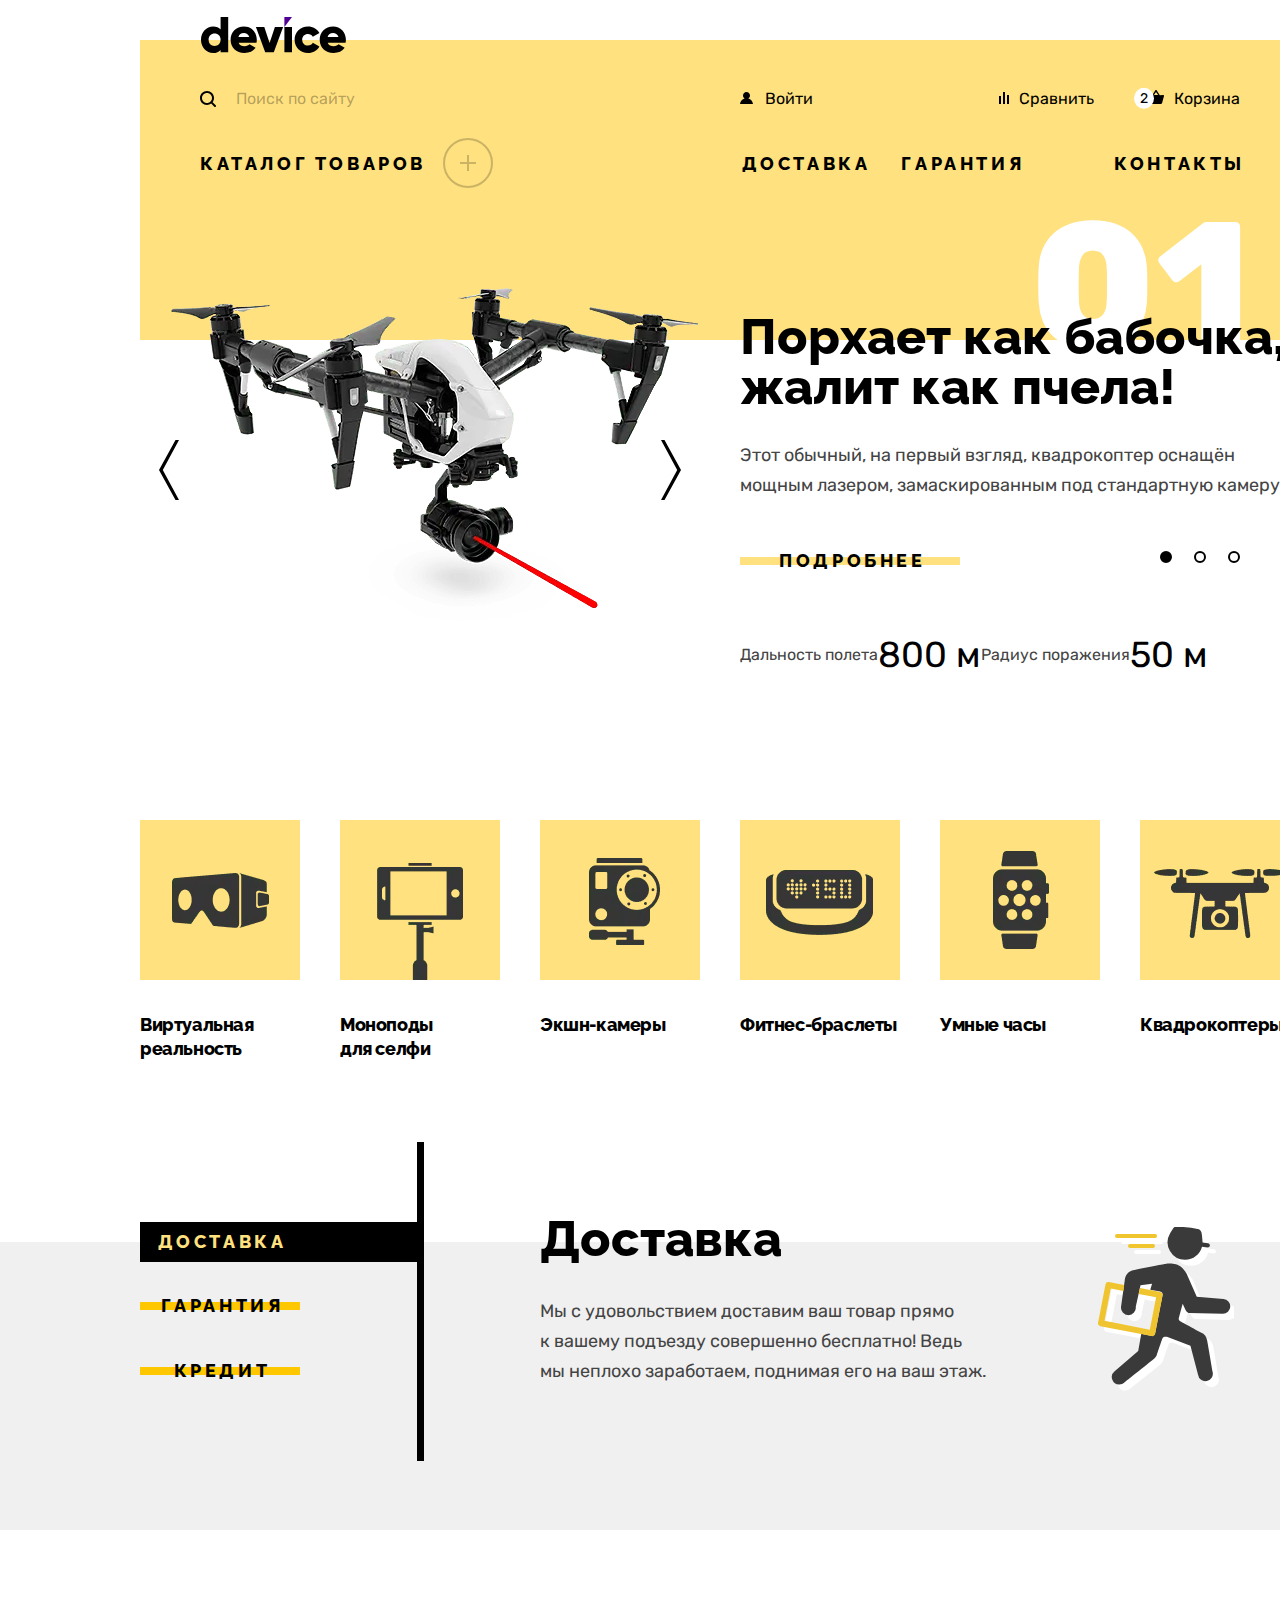
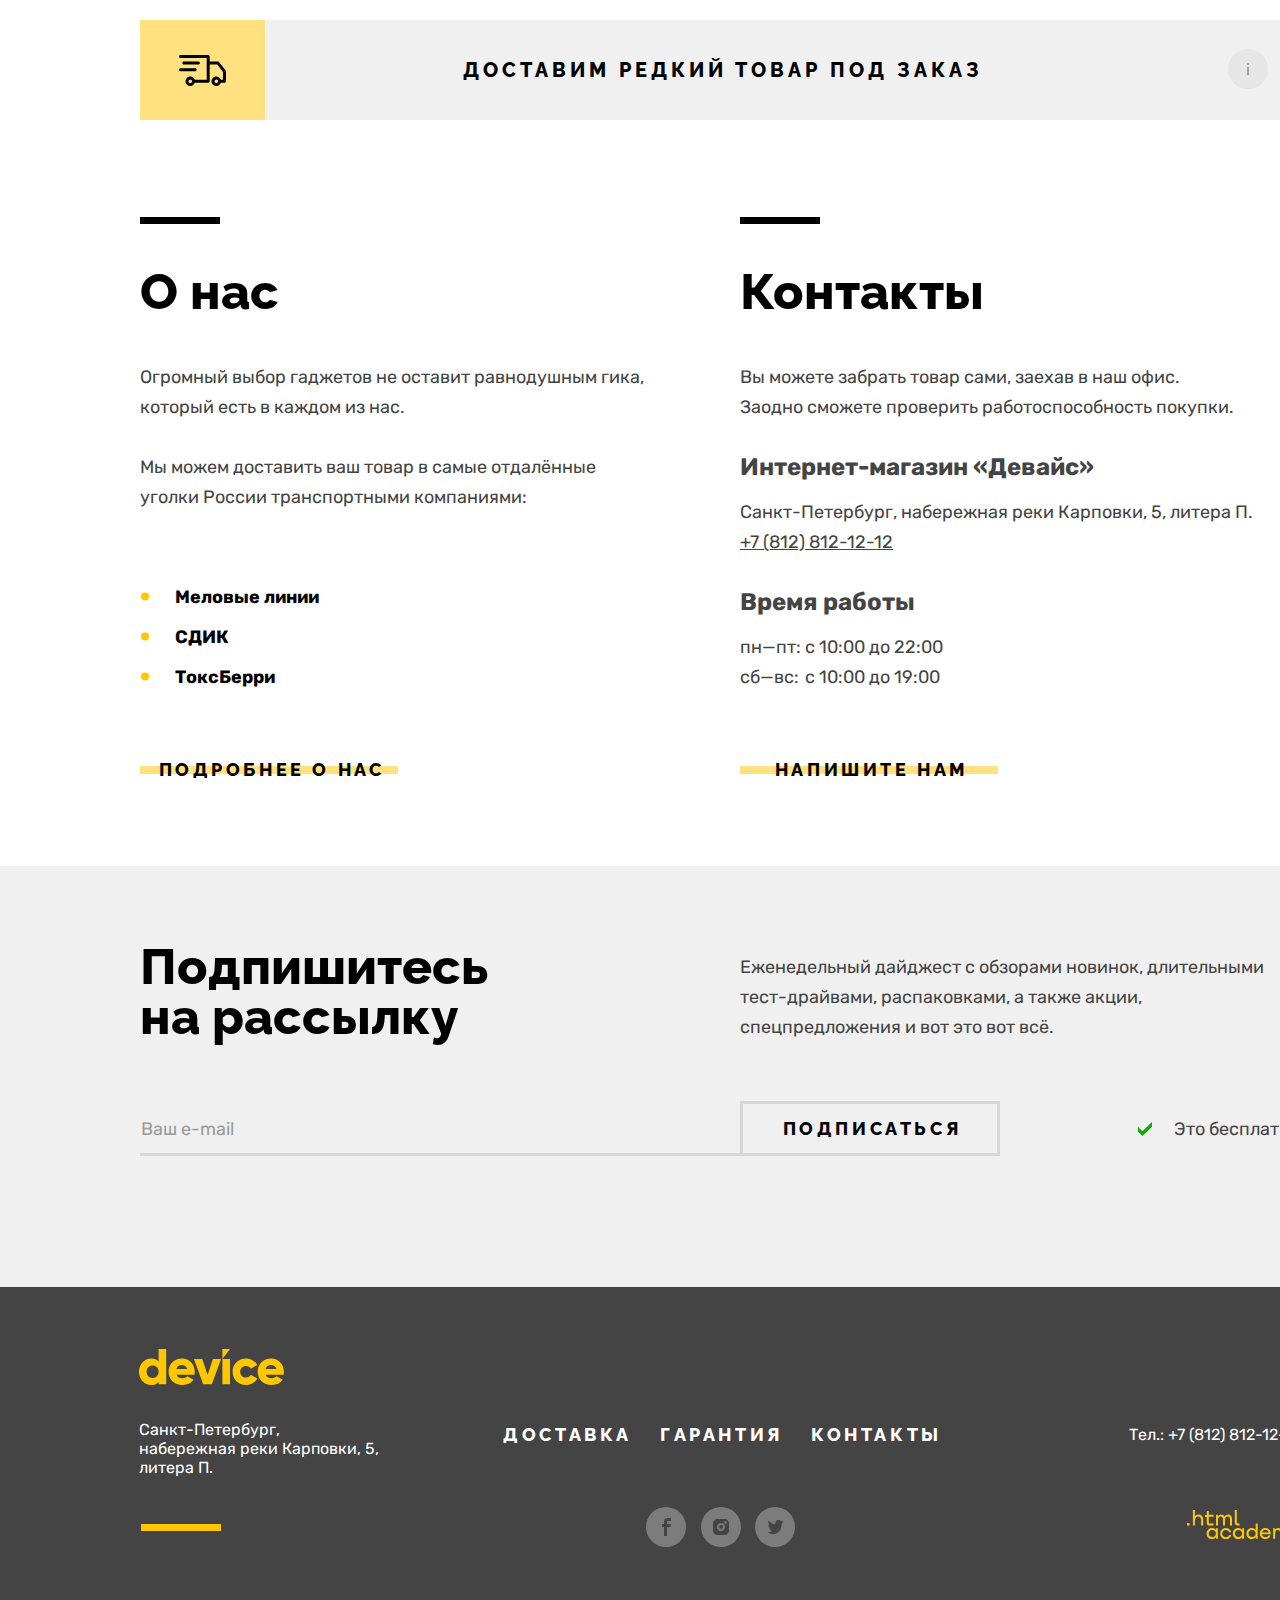
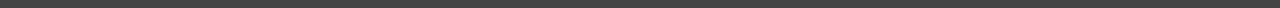
<file: index.html>
<!DOCTYPE html>
<html lang="ru">
<head>
  <meta charset="UTF-8">
  <meta name="viewport" content="width=device-width, initial-scale=1.0">
  <meta name="theme-color" content="#FCFCFC">
  <meta name="robots" content="index,follow">

  <link rel="stylesheet" href="styles/style.css">

  <title>device | Интернет-магазин цифровой техники</title>

  <link rel="icon" href="favicon.ico">
  <link rel="icon" type="image/png" sizes="32x32" href="img/favicon/favicon-32.png">
</head>
<body class="page">
    <header class="page__header container">
    <nav class="page__nav page-nav">
      <a class="page-nav__logo logo" href="index.html" aria-current="page">
        <img class="logo__img" src="img/logo.svg" alt="device" width="145" height="36">
      </a>
      <div class="page-nav__user-menu-wrapper menu-wrapper">
        <div class="page-nav__search search">
          <form class="search__form" action="https://echo.htmlacademy.ru/" method="post">
            <label class="visually-hidden" for="search">Введите интересующий вас запрос.</label>
            <!-- при проверке макета необходимо в devTools зафиксировать состояние :active поля :search__field для корректной отработки стилей этого поля и кнопки .search__button согласно стайлгайду (в "жизни" это состояние предполагается фиксировать с помощью js) -->
            <input class="search__field" type="text" id="search" name="search" placeholder="Поиск по сайту">
            <button class="search__button" type="submit" tabindex="-1">Найти</button>
          </form>
        </div>
        <ul class="page-nav__user-menu user-menu">
          <li class="user-menu__item user-menu__item--account">
            <a class="user-menu__link link-with-icon link-with-icon--login" href="#">Войти</a>
            <button class="user-menu__button-logout" type="button">Выйти</button>
          </li>
          <li class="user-menu__item">
            <a class="user-menu__link link-with-icon link-with-icon--compare" href="#">Сравнить</a>
          </li>
          <li class="user-menu__item">
            <a class="user-menu__link user-menu__link--basket link-with-icon link-with-icon--basket" href="#">Корзина</a>
            <!-- popover для корзины должнен открываться с помощью js добавлением класса popover-basket--open; для его появления при проверке макета также можно выбрать в devTools состояние :active для ссылки .user-menu__link--basket-->
            <div class="user-menu__popover popover-basket">
              <ul class="popover-basket__list">
                <li class="popover-basket__item">
                  <a class="popover-basket__img-link" href="#" aria-label="Подробнее о любительской селфи-палке.">
                    <picture class="popover-basket__img-container">
                      <source srcset="img/product/product-1-thumbnail@1x.webp 1x, img/product/product-1-thumbnail@2x.webp 2x" type="image/webp">
                      <img class="popover-basket__img product-img" src="img/product/product-1-thumbnail@1x.jpg" srcset="img/product/product-1-thumbnail@2x.jpg 2x" width="41" height="43" alt="">
                    </picture>
                  </a>
                  <a class="popover-basket__title-link" href="#">Любительская <br>селфи-палка</a>
                  <button class="popover-basket__button-delete button-iconic button-iconic--delete button-iconic--palette-1" type="button">
                    <span class="visually-hidden">Удалить</span>
                  </button>
                </li>
                <li class="popover-basket__item">
                  <a class="popover-basket__img-link" href="#" aria-label="Подробнее о профессиональной селфи-палке.">
                    <picture class="popover-basket__img-container">
                      <source srcset="img/product/product-2-thumbnail@1x.webp 1x, img/product/product-2-thumbnail@2x.webp 2x" type="image/webp">
                      <img class="popover-basket__img product-img" src="img/product/product-2-thumbnail@1x.jpg" srcset="img/product/product-2-thumbnail@2x.jpg 2x" width="41" height="43" alt="">
                    </picture>
                  </a>
                  <a class="popover-basket__title-link" href="#">Професcиональная селфи-палка</a>
                  <button class="popover-basket__button-delete button-iconic button-iconic--delete button-iconic--palette-1" type="button">
                    <span class="visually-hidden">Удалить</span>
                  </button>
                </li>
              </ul>
              <dl class="popover-basket__checkout checkout">
                <dt class="checkout__title checkout__products-title">Товаров:</dt>
                <dd class="checkout__value checkout__products-value">2</dd>
                <dt class="checkout__title checkout__cost-title">Сумма:</dt>
                <dd class="checkout__value checkout__cost-value">2000 ₽</dd>
              </dl>
              <div class="popover-basket__basket-button-wrapper">
                <button class="button-additional button-additional--palette-1" type="button">Открыть корзину</button>
              </div>
            </div>
          </li>
        </ul>
      </div>
      <div class="page-nav__site-menu-wrapper site-menu">
        <div class="site-menu__item site-menu__item--catalog">
          <a href="#" class="site-menu__link site-menu__link--catalog link-details">Каталог товаров</a>
          <!-- popover-меню для каталога должно открываться с помощью js добавлением класса popover-catalog--open; для появления меню при проверке макета также можно выбрать в devTools состояние :active для ссылки .site-menu__link--catalog-->
          <div class="site-menu__popover popover-catalog">
            <ul class="popover-catalog__list">
              <li class="popover-catalog__item">
                <a href="#" class="popover-catalog__link link-narrow link-narrow--palette-1">Виртуальная реальность</a>
              </li>
              <li class="popover-catalog__item">
                <a href="#" class="popover-catalog__link link-narrow link-narrow--palette-1">Фитнес-браслеты</a>
              </li>
              <li class="popover-catalog__item">
                <a href="#" class="popover-catalog__link link-narrow link-narrow--palette-1">Квадрокоптеры</a>
              </li>
              <li class="popover-catalog__item">
                <a href="catalog.html" class="popover-catalog__link link-narrow link-narrow--palette-1">Моноподы для cелфи</a>
              </li>
              <li class="popover-catalog__item">
                <a href="#" class="popover-catalog__link link-narrow link-narrow--palette-1">Умные часы</a>
              </li>
              <li class="popover-catalog__item popover-catalog__item--action-cameras">
                <a href="#" class="popover-catalog__link link-narrow link-narrow--palette-1">Экшн-камеры</a>
              </li>
            </ul>
          </div>
        </div>
        <ul class="page-nav__site-menu site-menu">
          <li class="site-menu__item site-menu__item--delivery">
            <a href="#" class="site-menu__link link-basic link-basic--palette-1">Доставка</a>
          </li>
          <li class="site-menu__item site-menu__item--margin-right site-menu__item--guarantee">
            <a href="#" class="site-menu__link link-basic link-basic--palette-1">Гарантия</a>
          </li>
          <li class="site-menu__item site-menu__item--contacts">
            <a href="#" class="site-menu__link link-basic link-basic--palette-1">Контакты</a>
          </li>
        </ul>
      </div>
    </nav>
  </header>
  <main class="page__main main">
    <h1 class="visually-hidden">Главная страница интернет-магазина цифровой техники device.</h1>
    <section class="main__slider slider container">
      <h2 class="visually-hidden">Промотируемые товары.</h2>
      <ol class="slider__list">
        <li class="slider__item slider__item--current">
          <h3 class="visually-hidden">Квадрокоптер с лазером.</h3>
          <div class="slider__product">
            <picture class="slider__img-wrapper">
              <source srcset="img/slider/slider-1@1x.webp 1x, img/slider/slider-1@2x.webp 2x" type="image/webp">
              <img class="slider__img product-img" src="img/slider/slider-1@1x.png" srcset="img/slider/slider-1@2x.png 2x" alt="" width="560" height="560">
            </picture>
            <button class="slider__button-prev button-slide button-slide--prev" type="button">
              <span class="visually-hidden">Предыдущий слайд</span>
            </button>
            <button class="slider__button-next button-slide button-slide--next" type="button">
              <span class="visually-hidden">Следующий слайд</span>
            </button>
          </div>
          <div class="slider__offer">
            <div class="slider__text">
              <p class="slider__title section-title">Порхает как бабочка, <br>жалит как пчела!</p>
              <p class="slider__text-unit">Этот обычный, на&nbsp;первый взгляд, квадрокоптер оснащён мощным лазером, замаскированным под стандартную камеру.</p>
             </div>
             <div class="slider__controls">
               <a class="slider__more button-accent button-accent--light" href="#">Подробнее</a>
               <ol class="slider__dots">
                 <li class="slider__dot">
                   <button class="button-dot button-dot--current" type="button">
                     <span class="visually-hidden">Первый слайд</span>
                   </button>
                 </li>
                 <li class="slider__dot">
                   <button class="button-dot" type="button">
                     <span class="visually-hidden">Второй слайд</span>
                   </button>
                 </li>
                 <li class="slider__dot">
                   <button class="button-dot" type="button">
                     <span class="visually-hidden">Третий слайд</span>
                   </button>
                 </li>
               </ol>
             </div>
             <dl class="slider__description-list">
               <dt class="slider__term">Дальность полета</dt>
               <dd class="slider__definition">800&nbsp;м</dd>
               <dt class="slider__term">Радиус поражения</dt>
               <dd class="slider__definition">50&nbsp;м</dd>
             </dl>
          </div>
        </li>
        <li class="slider__item slider__item--next">
          <h3 class="visually-hidden">Фитнес-браслеты.</h3>
          <div class="slider__product">
            <picture class="slider__img-wrapper">
              <source srcset="img/slider/slider-2@1x.webp 1x, img/slider/slider-2@2x.webp 2x" type="image/webp">
              <img class="slider__img product-img" src="img/slider/slider-2@1x.png" srcset="img/slider/slider-2@2x.png 2x" alt="" width="560" height="560">
            </picture>
            <button class="slider__button-prev button-slide button-slide--prev" type="button">
              <span class="visually-hidden">Предыдущий слайд</span>
            </button>
            <button class="slider__button-next button-slide button-slide--next" type="button">
              <span class="visually-hidden">Следующий слайд</span>
            </button>
          </div>
          <div class="slider__offer">
            <div class="slider__text">
              <p class="slider__title section-title">Худеем <br>правильно!</p>
              <p class="slider__text-unit">Мотивирующие фитнес-браслеты помогут найти в&nbsp;себе силы не&nbsp;пропускать занятия и&nbsp;соблюдать диету.</p>
            </div>
            <div class="slider__controls">
              <a class="slider__more button-accent button-accent--light" href="#">Подробнее</a>
              <ol class="slider__dots">
                <li class="slider__dot">
                  <button class="button-dot" type="button">
                    <span class="visually-hidden">Первый слайд</span>
                  </button>
                </li>
                <li class="slider__dot">
                  <button class="button-dot button-dot--current" type="button">
                    <span class="visually-hidden">Второй слайд</span>
                  </button>
                </li>
                <li class="slider__dot">
                  <button class="button-dot" type="button">
                    <span class="visually-hidden">Третий слайд</span>
                  </button>
                </li>
              </ol>
            </div>
            <dl class="slider__description-list slider__description-list--diff-size-1">
              <dt class="slider__term">Без подзарядки</dt>
              <dd class="slider__definition slider__definition--diff-size">48 часов</dd>
            </dl>
          </div>
        </li>
        <li class="slider__item slider__item--before">
          <h3 class="visually-hidden">Самая длинная палка для селфи.</h3>
          <div class="slider__product">
            <picture class="slider__img-wrapper">
              <source srcset="img/slider/slider-3@1x.webp 1x, img/slider/slider-3@2x.webp 2x" type="image/webp">
              <img class="slider__img product-img" src="img/slider/slider-3@1x.png" srcset="img/slider/slider-3@2x.png 2x" alt="" width="560" height="560">
            </picture>
            <button class="slider__button-prev button-slide button-slide--prev" type="button">
              <span class="visually-hidden">Предыдущий слайд</span>
            </button>
            <button class="slider__button-next button-slide button-slide--next" type="button">
              <span class="visually-hidden">Следующий слайд</span>
            </button>
          </div>
          <div class="slider__offer">
            <div class="slider__text">
              <p class="slider__title section-title">Делай селфи, <br>как Бен Стиллер!</p>
              <p class="slider__text-unit">Самая длинная палка для селфи доступна в&nbsp;нашем магазине. Восемь (Восемь, Карл!) метров длиной и&nbsp;весом всего 5&nbsp;кг.</p>
             </div>
             <div class="slider__controls">
               <a class="slider__more button-accent button-accent--light" href="#">Подробнее</a>
               <ol class="slider__dots">
                 <li class="slider__dot">
                   <button class="button-dot" type="button">
                     <span class="visually-hidden">Первый слайд</span>
                   </button>
                 </li>
                 <li class="slider__dot">
                   <button class="button-dot" type="button">
                     <span class="visually-hidden">Второй слайд</span>
                   </button>
                 </li>
                 <li class="slider__dot">
                   <button class="button-dot button-dot--current" type="button">
                     <span class="visually-hidden">Третий слайд</span>
                   </button>
                 </li>
               </ol>
             </div>
             <dl class="slider__description-list slider__description-list--diff-size-2">
               <dt class="slider__term">Длина палки</dt>
               <dd class="slider__definition">8,5&nbsp;м</dd>
               <dt class="slider__term">Вес палки</dt>
               <dd class="slider__definition">5&nbsp;кг</dd>
               <dt class="slider__term">Материал</dt>
               <dd class="slider__definition">Карбон</dd>
             </dl>
          </div>
        </li>
      </ol>
    </section>
    <section class="main__categories categories container">
      <h2 class="visually-hidden">Категории товаров.</h2>
      <ul class="categories__list">
        <li class="categories__item">
          <a class="categories__link" href="#">
            <picture class="categories__img-container">
              <source srcset="img/popular/popular-1@1x.webp 1x, img/popular/popular-1@2x.webp 2x" type="image/webp">
              <img class="categories__img" src="img/popular/popular-1@1x.png" srcset="img/popular/popular-1@2x.png 2x" alt="Очки виртуальной реальности." width="160" height="160">
            </picture>
            <h3 class="categories__title">Виртуальная реальность</h3>
          </a>
        </li>
        <li class="categories__item">
          <a class="categories__link" href="catalog.html">
            <picture class="categories__img-container">
              <source srcset="img/popular/popular-2@1x.webp 1x, img/popular/popular-2@2x.webp 2x" type="image/webp">
              <img class="categories__img" src="img/popular/popular-2@1x.png" srcset="img/popular/popular-2@2x.png 2x" alt="Селфи-палка с телефоном." width="160" height="160">
            </picture>
            <h3 class="categories__title">Моноподы для&nbsp;селфи</h3>
          </a>
        </li>
        <li class="categories__item">
          <a class="categories__link" href="#">
            <picture class="categories__img-container">
              <source srcset="img/popular/popular-3@1x.webp 1x, img/popular/popular-3@2x.webp 2x" type="image/webp">
              <img class="categories__img" src="img/popular/popular-3@1x.png" srcset="img/popular/popular-3@2x.png 2x" alt="Видеокамера для активных съёмок." width="160" height="160">
            </picture>
            <h3 class="categories__title">Экшн-камеры</h3>
          </a>
        </li>
        <li class="categories__item">
          <a class="categories__link" href="#">
            <picture class="categories__img-container">
              <source srcset="img/popular/popular-4@1x.webp 1x, img/popular/popular-4@2x.webp 2x" type="image/webp">
              <img class="categories__img" src="img/popular/popular-4@1x.png" srcset="img/popular/popular-4@2x.png 2x" alt="Браслет для тренировок." width="160" height="160">
            </picture>
            <h3 class="categories__title">Фитнес-браслеты</h3>
          </a>
        </li>
        <li class="categories__item">
          <a class="categories__link" href="#">
            <picture class="categories__img-container">
              <source srcset="img/popular/popular-5@1x.webp 1x, img/popular/popular-5@2x.webp 2x" type="image/webp">
              <img class="categories__img" src="img/popular/popular-5@1x.png" srcset="img/popular/popular-5@2x.png 2x" alt="Электронные многофункциональные часы." width="160" height="160">
            </picture>
            <h3 class="categories__title">Умные часы</h3>
          </a>
        </li>
        <li class="categories__item">
          <a class="categories__link" href="#">
            <picture class="categories__img-container">
              <source srcset="img/popular/popular-6@1x.webp 1x, img/popular/popular-6@2x.webp 2x" type="image/webp">
              <img class="categories__img" src="img/popular/popular-6@1x.png" srcset="img/popupar/popular-6@2x.png 2x" alt="Квадрокоптер с видеокамерой." width="160" height="160">
            </picture>
            <h3 class="categories__title">Квадрокоптеры</h3>
          </a>
        </li>
      </ul>
    </section>
    <section class="main__features features">
      <h2 class="visually-hidden">Сервисы</h2>
      <div class="features__content container">
          <!-- В стилях для .features__label есть закомментированное описание состояния :focus, которое требуется по стайлгайду.
           Стили можно раскомментровать, они отрабатывают корректно, но на мой взгляд сейчас только нарушают "визуальный порядок"
           работы элемента. Поэтому они закомментированы для возможного дальнейшего использования с доработкой перехода состояний на js -->
          <input class="features__checkbox features__checkbox--delivery visually-hidden" type="radio" id="delivery" name="features" checked>
          <label class="features__label features__label--delivery button-accent button-accent--switch" for="delivery">Доставка</label>
          <div class="features__description features-description features-description--delivery">
            <h3 class="features-description__title section-title">Доставка</h3>
            <p class="features-description__text">Мы&nbsp;с&nbsp;удовольствием доставим ваш товар прямо <br>к&nbsp;вашему подъезду совершенно бесплатно! Ведь <br>мы&nbsp;неплохо заработаем, поднимая его на&nbsp;ваш этаж.</p>
          </div>
          <!-- В стилях для .features__label есть закомментированное описание состояния :focus, которое требуется по стайлгайду.
           Стили можно раскомментровать, они отрабатывают корректно, но на мой взгляд сейчас только нарушают "визуальный порядок"
           работы элемента. Поэтому они закомментированы для возможного дальнейшего использования с доработкой перехода состояний на js -->
          <input class="features__checkbox features__checkbox--guarantee visually-hidden" type="radio" id="guarantee" name="features">
          <label class="features__label features__label--guarantee button-accent button-accent--switch" for="guarantee">Гарантия</label>
          <div class="features__description features-description features-description--guarantee">
            <h3 class="features-description__title section-title">Гарантия</h3>
            <p class="features-description__text">Если из-за возгорания купленного у&nbsp;нас товара у&nbsp;вас сгорит дом&nbsp;&mdash; не&nbsp;переживайте, мы&nbsp;выдадим вам новый. Товар, не&nbsp;дом, конечно&nbsp;же.</p>
          </div>
          <!-- В стилях для .features__label есть закомментированное описание состояния :focus, которое требуется по стайлгайду.
           Стили можно раскомментровать, они отрабатывают корректно, но на мой взгляд сейчас только нарушают "визуальный порядок"
           работы элемента. Поэтому они закомментированы для возможного дальнейшего использования с доработкой перехода состояний на js -->
          <input class="features__checkbox features__checkbox--credit visually-hidden" type="radio" id="credit" name="features">
          <label class="features__label features__label--credit button-accent button-accent--switch" for="credit">Кредит</label>
          <div class="features__description features-description features-description--credit">
            <h3 class="features-description__title section-title">Кредит</h3>
            <p class="features-description__text">Залезть в&nbsp;долговую яму стало проще! Кредитные консультанты подберут для вас наиболее выгодные условия кредита. Выгодные для банка, разумеется.</p>
          </div>
      </div>
    </section>
    <section class="main__about about container">
      <h2 class="visually-hidden">О компании</h2>
      <button class="about__button-wide button-wide" type="button">
        <span class="button-wide___text">Доставим редкий товар под заказ</span>
        <span class="button-wide___tooltip">
          <svg class="button-wide___tooltip-icon" width="2" height="12" viewBox="0 0 2 12" fill="none" xmlns="http://www.w3.org/2000/svg" aria-hidden="true" focusable="false">
            <path d="M2 0H0v2h2V0zM2 4H0v8h2V4z"/>
          </svg>
        </span>
      </button>
      <section class="about__section">
        <h3 class="about__title section-title">О нас</h3>
        <div class="about__text-wrapper">
          <p class="about__text-unit">Огромный выбор гаджетов не&nbsp;оставит равнодушным гика, который есть в&nbsp;каждом из&nbsp;нас.</p>
          <p class="about__text-unit">Мы&nbsp;можем доставить ваш товар в&nbsp;самые отдалённые уголки России транспортными компаниями:</p>
        </div>
        <ul class="about__list">
          <li class="about__list-item">Меловые линии</li>
          <li class="about__list-item">СДИК</li>
          <li class="about__list-item">ТоксБерри</li>
        </ul>
        <a class="about__button-accent button-accent button-accent--light" href="#">Подробнее о нас</a>
      </section>
      <section class="about__section about__contacts contacts">
        <h3 class="about__title section-title">Контакты</h3>
        <p class="about__text-unit">Вы&nbsp;можете забрать товар сами, заехав в&nbsp;наш офис. Заодно сможете проверить работоспособность покупки.</p>
        <address class="about__address">
          <p class="about__sub-title">Интернет-магазин &laquo;Девайс&raquo;</p>
          <p class="about__address-text">Санкт-Петербург, набережная реки Карповки, 5, литера П.</p>
          <a class="about__address-text about__address-phone" href="tel:+78128121212">+7 (812) 812-12-12</a>
        </address>
        <div class="about__working-hours">
          <p class="about__sub-title">Время работы</p>
          <dl class="about__schedule">
            <dt class="about__day">пн&mdash;пт:</dt>
            <dd class="about__time">с 10:00 до 22:00</dd>
            <dt class="about__day">сб&mdash;вс:</dt>
            <dd class="about__time">с 10:00 до 19:00</dd>
          </dl>
        </div>
        <a class="about__button-accent button-accent button-accent--light" href="#">Напишите нам</a>
      </section>
    </section>
    <section class="main__subscribe subscribe">
      <div class="subscribe__content container">
        <h2 class="subscribe__title section-title">Подпишитесь на&nbsp;рассылку</h2>
        <p class="subscribe__text">Еженедельный дайджест с&nbsp;обзорами новинок, длительными тест-драйвами, распаковками, а&nbsp;также акции, спецпредложения и&nbsp;вот это вот всё.</p>
        <div class="subscribe__form-container">
          <form class="subscribe__form" action="https://echo.htmlacademy.ru/" method="post">
            <label class="visually-hidden" for="email">Введите ваш e-mail.</label>
            <input class="subscribe__field" type="email" name="email" id="email" placeholder="Ваш e-mail" required>
            <button class="subscribe__button button-additional button-additional--palette-2" type="submit">Подписаться</button>
          </form>
          <p class="subscribe__note">Это бесплатно</p>
        </div>
      </div>
    </section>
  </main>
  <footer class="page__footer footer">
    <div class="footer__content">
      <a class="footer__logo logo" href="index.html" aria-current="page">
        <img class="logo__img" src="img/logo-monochrome.svg" alt="device" width="145" height="36">
      </a>
      <p class="footer__address">
        Санкт-Петербург, набережная реки Карповки, 5, литера П.
      </p>
      <ul class="footer__site-menu site-menu">
        <li class="site-menu__item">
          <a href="#" class="site-menu__link link-basic link-basic--palette-2">Доставка</a>
        </li>
        <li class="site-menu__item site-menu__item--diff-margin">
          <a href="#" class="site-menu__link link-basic link-basic--palette-2">Гарантия</a>
        </li>
        <li class="site-menu__item site-menu__item--diff-margin">
          <a href="#" class="site-menu__link link-basic link-basic--palette-2">Контакты</a>
        </li>
      </ul>
      <ul class="footer__social social">
        <li class="social__item">
          <a class="social__link" href="https://www.facebook.com/htmlacademy" target="_blank">
            <svg class="social__img social__img--facebook" width="9" height="18" viewBox="0 0 9 18" fill="none" xmlns="http://www.w3.org/2000/svg" aria-hidden="true" focusable="false">
              <path d="M6.5 3H9V0H5.6C2.8 0 2 1.7 2 4.2V6H0v3h2v9h3V9h3.3l.6-3H5V4.5C5 3.7 5.3 3 6.5 3z"/>
            </svg>
            <span class="visually-hidden">Открыть аккаунт в Facebook.</span>
          </a>
        </li>
        <li class="social__item social__item--instagram">
          <a class="social__link" href="https://www.instagram.com/htmlacademy/" target="_blank">
            <svg class="social__img social__img--instagram" width="16" height="16" viewBox="0 0 16 16" fill="none" xmlns="http://www.w3.org/2000/svg" aria-hidden="true" focusable="false">
              <path d="M8 10a2 2 0 100-4 2 2 0 000 4z"/>
              <path d="M14.7 1.3c-.9-.9-2-1.3-3.4-1.3H4.7C1.9 0 0 1.9 0 4.7v6.6c0 1.4.4 2.6 1.4 3.4.9.9 2 1.3 3.3 1.3h6.6c1.4 0 2.6-.4 3.4-1.3.8-.9 1.3-2 1.3-3.4V4.7c0-1.4-.4-2.6-1.3-3.4zM8 12.1c-2.2 0-4.1-1.8-4.1-4.1S5.8 3.9 8 3.9c2.2 0 4.1 1.8 4.1 4.1s-1.9 4.1-4.1 4.1zm4.6-7.4c-.7 0-1.3-.5-1.3-1.3s.5-1.3 1.3-1.3c.7 0 1.3.6 1.3 1.3 0 .7-.6 1.3-1.3 1.3z"/>
            </svg>
            <span class="visually-hidden">Открыть аккаунт в Instagram.</span>
          </a>
        </li>
        <li class="social__item">
          <a class="social__link" href="https://twitter.com/htmlacademy_ru" target="_blank">
            <svg class="social__img social__img--twitter" width="15" height="14" viewBox="0 0 15 14" fill="none" xmlns="http://www.w3.org/2000/svg" aria-hidden="true" focusable="false">
              <g clip-path="url(#clip0_2868_175)">
                <path d="M9.7.1c1.5-.5 2.6.3 3.2 1.1.5-.2 1.1-.4 1.7-.6 0 .8-.5 1.4-.8 1.6.7.2 1.2-.4 1.2-.4-.1.9-.9 1.7-1.4 1.9-.2 6.3-2.8 10.4-8.9 10.3h-.4C4 14 .6 13.6 0 12.2c2 .2 3.4-.4 4.1-1.1-.8-.3-2.4-.4-2.6-2.8.3.2.5.3 1.1.2C1.5 7.7.3 7 .4 5c.3.3.9.5 1.2.4C1 5.2-.2 2.3.8.8c1.6 1.7 3.3 3.4 6.3 3.5.2-2.1 1-3.5 2.6-4.2z"/>
              </g>
              <defs>
                <clipPath id="clip0_2868_175">
                  <path d="M0 0h15v14H0z"/>
                </clipPath>
              </defs>
            </svg>
            <span class="visually-hidden">Открыть аккаунт в Twitter</span>
          </a>
        </li>
      </ul>
      <a class="footer__phone phone link-narrow link-narrow--palette-2" href="tel:+78128121212">Тел.: +7 (812) 812-12-12</a>
      <a class="footer__partner-logo htmlacademy-logo" href="https://htmlacademy.ru/" target="_blank">
        <svg class="htmlacademy-logo__img" width="115" height="34" viewBox="0 0 115 34" fill="none" xmlns="http://www.w3.org/2000/svg" role="img" aria-label="HTML Academy.">
          <path d="M0 12.9v2.6h2.5v-2.6H0zM11.6 4.5c-1.6 0-2.8.7-3.6 1.7h-.1V0h-2v15.5h2v-5.3c0-2.1 1.3-3.6 3.3-3.6 1.8 0 2.9 1.4 2.9 3.2v5.7h2V9.4c.1-3-1.8-4.9-4.5-4.9zM26.6 4.8h-4.8V1.1h-2v3.8h-1.9v2h1.9v6c0 1.7 1 2.7 2.7 2.7h4.1v-2h-3.7c-.7 0-1.1-.4-1.1-1.1V6.8h4.8v-2zM41.1 4.6c-1.6 0-2.9.8-3.5 2.1h-.1c-.6-1.2-1.8-2.1-3.4-2.1-1.4 0-2.5.8-3.1 1.8h-.1V4.8H29v10.6h2V10c0-2 1-3.5 2.6-3.5 1.5 0 2.4 1 2.4 2.6v6.3h2V9.8c0-2.4 1.4-3.3 2.6-3.3 1.5 0 2.4 1 2.4 2.6v6.3h2V8.9c.1-2.5-1.4-4.3-3.9-4.3zM47.8 12.7c0 1.7 1 2.7 2.8 2.7h2v-2h-1.7c-.7 0-1.1-.4-1.1-1.1V0h-2v12.7zM28.9 19.7c-.9-1.1-2.2-1.8-3.9-1.8-3.1 0-5.4 2.3-5.4 5.6s2.3 5.6 5.4 5.6c1.8 0 3-.8 3.8-1.9h.1v1.6h2V18.2h-2v1.5zm-3.6 7.4c-2.2 0-3.6-1.6-3.6-3.6s1.4-3.6 3.6-3.6 3.6 1.6 3.6 3.6c0 1.9-1.4 3.6-3.6 3.6zM44.2 22c-.5-2.4-2.6-4.1-5.4-4.1a5.4 5.4 0 00-5.6 5.6c0 3.1 2.2 5.6 5.6 5.6 2.8 0 4.9-1.8 5.4-4.2h-2.1a3.4 3.4 0 01-3.3 2.3c-2.2 0-3.6-1.6-3.6-3.6s1.4-3.6 3.6-3.6c1.6 0 2.8 1 3.3 2.2h2.1V22zM55.1 19.7c-.9-1.1-2.2-1.8-3.9-1.8-3.1 0-5.4 2.3-5.4 5.6s2.3 5.6 5.4 5.6c1.8 0 3-.8 3.8-1.9h.1v1.6h2V18.2h-2v1.5zm-3.6 7.4c-2.2 0-3.6-1.6-3.6-3.6s1.4-3.6 3.6-3.6 3.6 1.6 3.6 3.6c0 1.9-1.5 3.6-3.6 3.6zM68.7 19.8c-.9-1.1-2.2-1.9-3.9-1.9-3.1 0-5.4 2.3-5.4 5.6s2.2 5.6 5.4 5.6c1.7 0 3-.8 3.8-1.8h.1v1.5h2V13.4h-2v6.4zm-3.6 7.3c-2.2 0-3.6-1.6-3.6-3.6s1.4-3.6 3.6-3.6 3.6 1.6 3.6 3.6c-.1 2-1.5 3.6-3.6 3.6zM78.3 17.9c-3.3 0-5.5 2.5-5.5 5.6 0 3 2.1 5.6 5.5 5.6 2.5 0 4.5-1.3 5.2-3.6h-2.1c-.5 1-1.6 1.6-3 1.6-1.9 0-3.3-1.3-3.4-2.9h8.8c.2-3.6-2-6.3-5.5-6.3zm0 1.9c1.7 0 3 1 3.3 2.6h-6.5c.3-1.5 1.5-2.6 3.2-2.6zM98.2 17.9c-1.6 0-2.9.8-3.6 2h-.1c-.6-1.2-1.8-2-3.4-2-1.4 0-2.5.7-3.1 1.8v-1.5h-1.9v10.6h2v-5.4c0-2 1-3.4 2.6-3.5 1.5 0 2.4 1 2.4 2.6v6.3h2v-5.6c0-2.4 1.4-3.3 2.6-3.3 1.5 0 2.4 1 2.4 2.6v6.3h2v-6.5c.1-2.6-1.4-4.4-3.9-4.4zM109.4 27l-3.6-8.9h-2.2l4.8 11.6c-.3.9-.7 1.2-1.7 1.2h-2.5v2h2.5c1.8 0 2.8-.8 3.5-2.6l4.7-12.2h-2.1l-3.4 8.9z"/>
        </svg>
      </a>
    </div>
  </footer>
    <!-- модальное окно: должно открываться через js добавлением класса modal--open -->
    <div class="modal">
      <div class="modal__content">
        <div class="modal__header">
          <p class="modal__title">Доставка под заказ</p>
          <button class="modal__close-button button-iconic button-iconic--close button-iconic--palette-1" type="button">
            <span class="visually-hidden">Закрыть</span>
          </button>
        </div>
        <form class="modal__form" action="https://echo.htmlacademy.ru/" method="post">
          <label class="modal__label modal__label--name" for="name">Ваше имя:</label>
          <input class="modal__field modal__field--name" type="text" id="name" name="name" placeholder="Имя Фамилия" required>
          <p class="modal__note modal__note--name modal__note--attention">Пожалуйста, представьтесь</p>

          <label class="modal__label modal__label--e-mail" for="e-mail">Ваш e-mail:</label>
          <input class="modal__field modal__field--e-mail" type="email" id="e-mail" name="e-mail" placeholder="Введите e-mail" value="krasotka92@mail.ru" required>
          <p class="modal__note modal__note--e-mail">Забавный у вас адрес</p>

          <label class="modal__label modal__label--product" for="product">Что нужно привезти:</label>
          <input class="modal__field modal__field--product" type="text" id="product" name="product" placeholder="В свободной форме">

          <div class="modal__label-quantity-wrapper">
            <label class="modal__label modal__label--quantity" for="quantity">Количество:</label>
            <p class="modal__tooltip tooltip">
              <span class="visually-hidden">Всплывающая подсказка</span>
              <span class="tooltip__text">Постараемся найти, сколько нужно. Привезём сколько получится по&nbsp;требованиям к&nbsp;провозу багажа.</span>
            </p>
          </div>
          <div class="modal__quantity-wrapper">
            <input class="modal__field modal__field--quantity" type="text" id="quantity" name="quantity" value="1">
            <button class="modal__quantity-button modal__quantity-button--minus button-iconic button-iconic--minus button-iconic--palette-2" type="button">
              <span class="visually-hidden">Уменьшить</span>
              <svg class="button-iconic__img" width="16" height="16" viewBox="0 0 16 16" fill="none" xmlns="http://www.w3.org/2000/svg" aria-hidden="true" focusable="false">
                <path d="M16 7H0v2h16V7z"/>
              </svg>
            </button>
            <button class="modal__quantity-button modal__quantity-button--plus button-iconic button-iconic--plus button-iconic--palette-2" type="button">
              <span class="visually-hidden">Увеличить</span>
              <svg class="button-iconic__img" width="16" height="16" viewBox="0 0 16 16" fill="none" xmlns="http://www.w3.org/2000/svg" aria-hidden="true" focusable="false">
                <path d="M16 7H9V0H7v7H0v2h7v7h2V9h7V7z"/>
              </svg>
            </button>
          </div>
          <button class="modal__send-button button-accent button-accent--dark" type="submit">Отправить</button>
        </form>
      </div>
    </div>
</body>
</html>
</file>
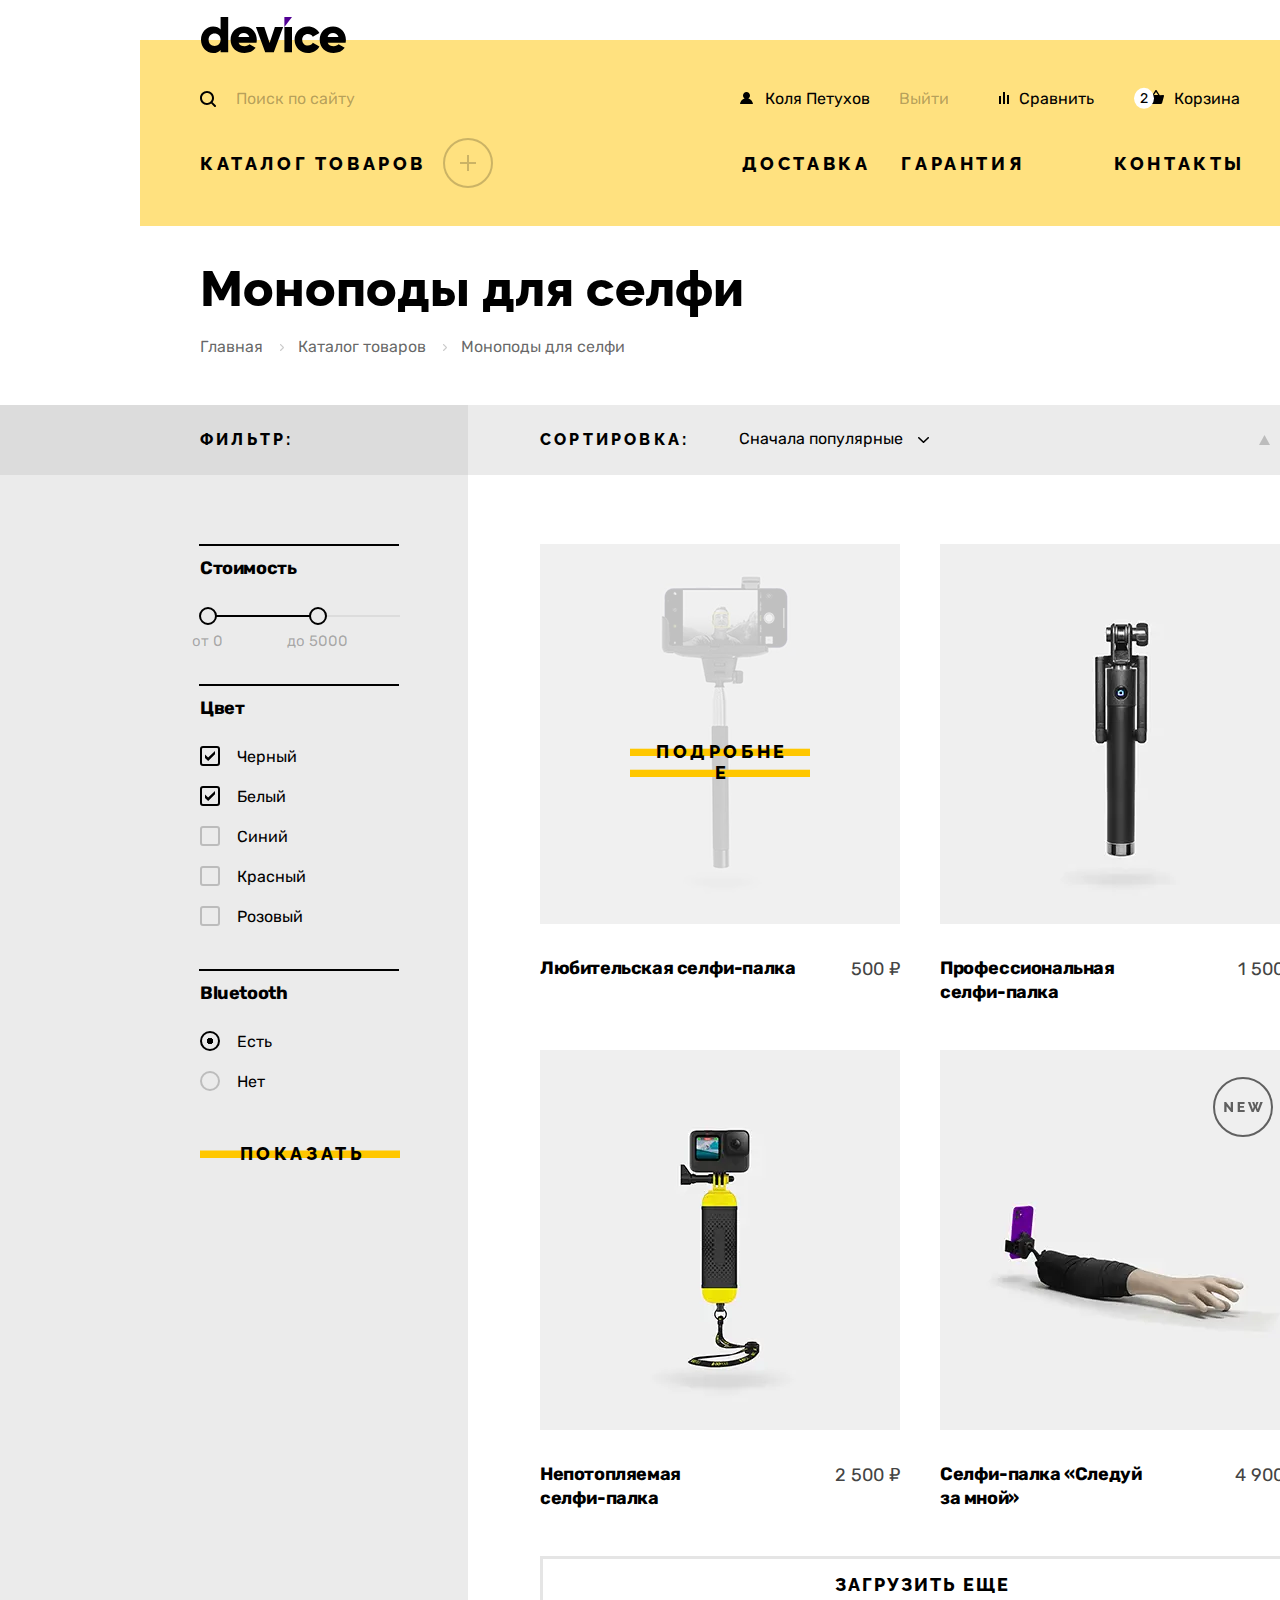
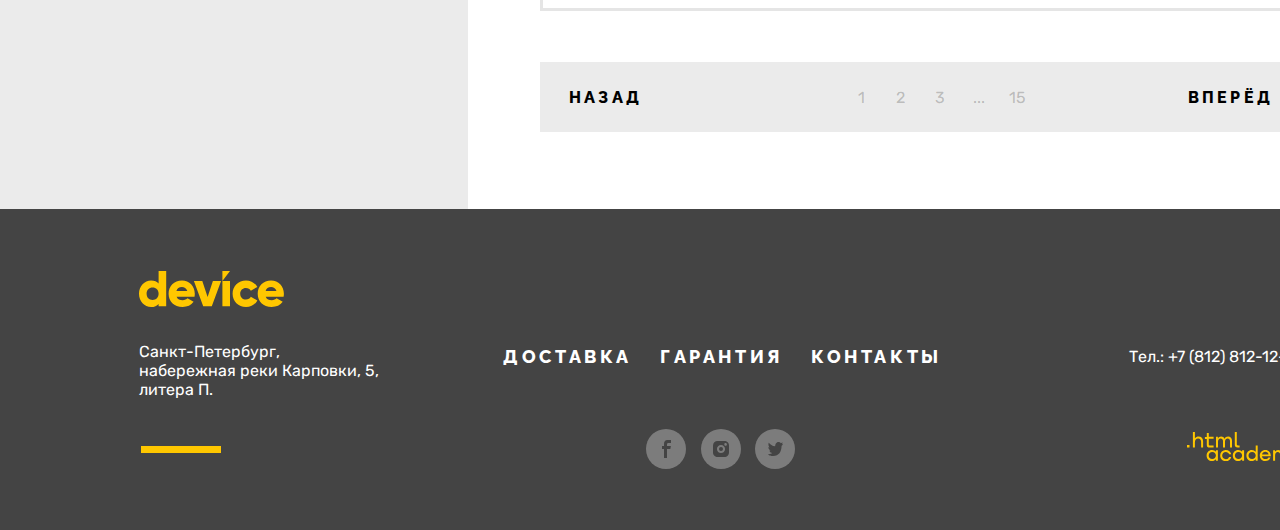
<file: catalog.html>
<!DOCTYPE html>
<html lang="ru">
<head>
  <meta charset="UTF-8">
  <meta name="viewport" content="width=device-width, initial-scale=1.0">
  <meta name="theme-color" content="#FCFCFC">
  <meta name="robots" content="index,follow">

  <link rel="stylesheet" href="styles/style.css">

  <title>Каталог | Моноподы для селфи</title>

  <link rel="icon" href="favicon.ico">
  <link rel="icon" type="image/png" sizes="32x32" href="img/favicon/favicon-32.png">
</head>
<body class="page">
  <header class="page__header container">
    <nav class="page__nav page-nav page-nav--inner">
      <a class="page-nav__logo logo" href="index.html">
        <img class="logo__img" src="img/logo.svg" alt="device" width="145" height="36">
      </a>
      <div class="page-nav__user-menu-wrapper menu-wrapper">
        <div class="page-nav__search search">
          <form class="search__form" action="https://echo.htmlacademy.ru/" method="post">
            <label class="visually-hidden" for="search">Введите интересующий вас запрос.</label>
            <!-- при проверке макета необходимо в devTools зафиксировать состояние :active поля :search__field для корректной отработки стилей этого поля и кнопки .search__button согласно стайлгайду (в "жизни" это состояние предполагается фиксировать с помощью js) -->
            <input class="search__field" type="text" id="search" name="search" placeholder="Поиск по сайту">
            <button class="search__button" type="submit" tabindex="-1">Найти</button>
          </form>
        </div>
        <ul class="page-nav__user-menu user-menu">
          <li class="user-menu__item user-menu__item--account">
            <a class="user-menu__link link-with-icon link-with-icon--login" href="#">Коля Петухов</a>
            <button class="user-menu__button-logout user-menu__button-logout--shown" type="button">Выйти</button>
          </li>
          <li class="user-menu__item">
            <a class="user-menu__link link-with-icon link-with-icon--compare" href="#">Сравнить</a>
          </li>
          <li class="user-menu__item">
            <a class="user-menu__link user-menu__link--basket link-with-icon link-with-icon--basket" href="#">Корзина</a>
            <!-- popover для корзины должнен открываться с помощью js добавлением класса popover-basket--open; для его появления при проверке макета также можно выбрать в devTools состояние :active для ссылки .user-menu__link--basket-->
            <div class="user-menu__popover popover-basket">
              <ul class="popover-basket__list">
                <li class="popover-basket__item">
                  <a class="popover-basket__img-link" href="#" aria-label="Подробнее о любительской селфи-палке.">
                    <picture class="popover-basket__img-container">
                      <source srcset="img/product/product-1-thumbnail@1x.webp 1x, img/product/product-1-thumbnail@2x.webp 2x" type="image/webp">
                      <img class="popover-basket__img product-img" src="img/product/product-1-thumbnail@1x.jpg" srcset="img/product/product-1-thumbnail@2x.jpg 2x" width="41" height="43" alt="">
                    </picture>
                  </a>
                  <a class="popover-basket__title-link" href="#">Любительская <br>селфи-палка</a>
                  <button class="popover-basket__button-delete button-iconic button-iconic--delete button-iconic--palette-1" type="button">
                    <span class="visually-hidden">Удалить</span>
                  </button>
                </li>
                <li class="popover-basket__item">
                  <a class="popover-basket__img-link" href="#" aria-label="Подробнее о профессиональной селфи-палке.">
                    <picture class="popover-basket__img-container">
                      <source srcset="img/product/product-2-thumbnail@1x.webp 1x, img/product/product-2-thumbnail@2x.webp 2x" type="image/webp">
                      <img class="popover-basket__img product-img" src="img/product/product-2-thumbnail@1x.jpg" srcset="img/product/product-2-thumbnail@2x.jpg 2x" width="41" height="43" alt="">
                    </picture>
                  </a>
                  <a class="popover-basket__title-link" href="#">Професcиональная селфи-палка</a>
                  <button class="popover-basket__button-delete button-iconic button-iconic--delete button-iconic--palette-1" type="button">
                    <span class="visually-hidden">Удалить</span>
                  </button>
                </li>
              </ul>
              <dl class="popover-basket__checkout checkout">
                <dt class="checkout__title checkout__products-title">Товаров:</dt>
                <dd class="checkout__value checkout__products-value">2</dd>
                <dt class="checkout__title checkout__cost-title">Сумма:</dt>
                <dd class="checkout__value checkout__cost-value">2000 ₽</dd>
              </dl>
              <div class="popover-basket__basket-button-wrapper">
                <button class="button-additional button-additional--palette-1" type="button">Открыть корзину</button>
              </div>
            </div>
          </li>
        </ul>
      </div>
      <div class="page-nav__site-menu-wrapper site-menu">
        <div class="site-menu__item site-menu__item--catalog">
          <a href="#" class="site-menu__link site-menu__link--catalog link-details">Каталог товаров</a>
          <!-- popover-меню для каталога должно открываться с помощью js добавлением класса popover-catalog--open; для появления меню при проверке макета также можно выбрать в devTools состояние :active для ссылки .site-menu__link--catalog-->
          <div class="site-menu__popover popover-catalog">
            <ul class="popover-catalog__list">
              <li class="popover-catalog__item">
                <a href="#" class="popover-catalog__link link-narrow link-narrow--palette-1">Виртуальная реальность</a>
              </li>
              <li class="popover-catalog__item">
                <a href="#" class="popover-catalog__link link-narrow link-narrow--palette-1">Фитнес-браслеты</a>
              </li>
              <li class="popover-catalog__item">
                <a href="#" class="popover-catalog__link link-narrow link-narrow--palette-1">Квадрокоптеры</a>
              </li>
              <li class="popover-catalog__item">
                <a href="catalog.html" class="popover-catalog__link link-narrow link-narrow--palette-1">Моноподы для cелфи</a>
              </li>
              <li class="popover-catalog__item">
                <a href="#" class="popover-catalog__link link-narrow link-narrow--palette-1">Умные часы</a>
              </li>
              <li class="popover-catalog__item popover-catalog__item--action-cameras">
                <a href="#" class="popover-catalog__link link-narrow link-narrow--palette-1">Экшн-камеры</a>
              </li>
            </ul>
          </div>
        </div>
        <ul class="page-nav__site-menu site-menu">
          <li class="site-menu__item site-menu__item--delivery">
            <a href="#" class="site-menu__link link-basic link-basic--palette-1">Доставка</a>
          </li>
          <li class="site-menu__item site-menu__item--margin-right site-menu__item--guarantee">
            <a href="#" class="site-menu__link link-basic link-basic--palette-1">Гарантия</a>
          </li>
          <li class="site-menu__item site-menu__item--contacts">
            <a href="#" class="site-menu__link link-basic link-basic--palette-1">Контакты</a>
          </li>
        </ul>
      </div>
    </nav>
  </header>
  <main class="page__main main">
    <header class="main__header container">
      <h1 class="main__title">Моноподы для селфи</h1>
      <ul class="main__breadcrumbs breadcrumbs">
        <li class="breadcrumbs__item">
          <a href="index.html" class="breadcrumbs__link">Главная</a>
        </li>
        <li class="breadcrumbs__item">
          <a href="#" class="breadcrumbs__link">Каталог товаров</a>
        </li>
        <li class="breadcrumbs__item">
          <a class="breadcrumbs__link">Моноподы для селфи</a>
        </li>
      </ul>
    </header>
    <section class="main__catalog catalog">
      <h2 class="visually-hidden">Каталог с фильтрами</h2>
      <div class="catalog__content">
        <h3 class="catalog__subtitle catalog__subtitle--filter">Фильтр:</h3>
        <form class="catalog__form catalog-form" action="https://echo.htmlacademy.ru/" method="post">
          <!-- стоимость -->
          <fieldset class="catalog-form__filter catalog-form__filter--price catalog-filter">
            <legend class="catalog-filter__title catalog-filter__title--price">Стоимость</legend>
            <div class="catalog-filter__range-scale">
              <div class="catalog-filter__range-bar" style="left: 0; width: 126px">
                <button class="catalog-filter__range-toggle catalog-filter__range-toggle--min" type="button">
                  <span class="visually-hidden">Изменить минимальную цену.</span>
                </button>
                <label class="catalog-filter__range-label catalog-filter__range-label--min-price" for="min-price">
                  <span>от</span>
                  <input class="catalog-filter__range-field" type="number" name="min-price" id="min-price" value="0">
                </label>
                <button class="catalog-filter__range-toggle catalog-filter__range-toggle--max" type="button">
                  <span class="visually-hidden">Изменить максимальную цену.</span>
                </button>
                <label class="catalog-filter__range-label catalog-filter__range-label--max-price" for="max-price">
                  <span>до</span>
                  <input class="catalog-filter__range-field" type="number" name="max-price" id="max-price" value="5000">
                </label>
              </div>
            </div>
          </fieldset>
          <!-- цвет -->
          <fieldset class="catalog-form__filter catalog-form__filter--colour catalog-filter">
            <legend class="catalog-filter__title catalog-filter__title--colour">Цвет</legend>
            <ul class="catalog-filter__list">
              <li class="catalog-filter__item">
                <label class="catalog-filter__control">
                  <input class="visually-hidden catalog-filter__input" type="checkbox" name="black" checked>
                  <span class="catalog-filter__label catalog-filter__label--with-icon catalog-filter__label--checkbox">Черный</span>
                </label>
              </li>
              <li class="catalog-filter__item">
                <label class="catalog-filter__control">
                  <input class="visually-hidden catalog-filter__input" type="checkbox" name="white" checked>
                  <span class="catalog-filter__label catalog-filter__label--with-icon catalog-filter__label--checkbox">Белый</span>
                </label>
              </li>
              <li class="catalog-filter__item">
                <label class="catalog-filter__control">
                  <input class="visually-hidden catalog-filter__input" type="checkbox" name="blue">
                  <span class="catalog-filter__label catalog-filter__label--with-icon catalog-filter__label--checkbox">Синий</span>
                </label>
              </li>
              <li class="catalog-filter__item">
                <label class="catalog-filter__control">
                  <input class="visually-hidden catalog-filter__input" type="checkbox" name="red">
                  <span class="catalog-filter__label catalog-filter__label--with-icon catalog-filter__label--checkbox">Красный</span>
                </label>
              </li>
              <li class="catalog-filter__item">
                <label class="catalog-filter__control">
                  <input class="visually-hidden catalog-filter__input" type="checkbox" name="rose">
                  <span class="catalog-filter__label catalog-filter__label--with-icon catalog-filter__label--checkbox">Розовый</span>
                </label>
              </li>
            </ul>
          </fieldset>
          <!-- Bluetooth -->
          <fieldset class="catalog-form__filter catalog-form__filter--bluetooth catalog-filter">
            <legend class="catalog-filter__title catalog-filter__title--bluetooth">Bluetooth</legend>
            <ul class="catalog-filter__list catalog-filter__wrapper">
              <li class="catalog-filter__item">
                <label class="catalog-filter__control">
                  <input class="visually-hidden catalog-filter__input" type="radio" name="bluetooth" value="yes" checked>
                  <span class="catalog-filter__label catalog-filter__label--with-icon catalog-filter__label--radio">Есть</span>
                </label>
              </li>
              <li class="catalog-filter__item">
                <label class="catalog-filter__control">
                  <input class="visually-hidden catalog-filter__input" type="radio" name="bluetooth" value="no">
                  <span class="catalog-filter__label catalog-filter__label--with-icon catalog-filter__label--radio">Нет</span>
                </label>
              </li>
            </ul>
          </fieldset>
          <button class="catalog-form__button button-accent button-accent--dark" type="submit">Показать</button>
        </form>
        <!-- сортировка -->
        <div class="catalog__sort sort">
          <label class="catalog__subtitle sort__title" for="sort">Сортировка:</label>
          <select class="catalog__select sort-field" id="sort" name="sort">
            <option value="popular">Сначала популярные</option>
            <option value="cheap">Сначала дешевле</option>
            <option value="expensive">Сначала дороже</option>
          </select>
          <div class="catalog__iconic-sort">
            <button class="button-sort button-sort--top" type="button">
              <span class="visually-hidden">Сортировать от меньшего к большему</span>
              <svg class="button-sort__img" width="11" height="10" fill="none" xmlns="http://www.w3.org/2000/svg" aria-hidden="true" focusable="false">
                <path d="M5.5 0L11 10H0"/>
              </svg>
            </button>
            <button class="button-sort button-sort--current button-sort--bottom" type="button">
              <span class="visually-hidden">Сортировать от большего к меньшему</span>
              <svg class="button-sort__img" width="11" height="10" fill="none" xmlns="http://www.w3.org/2000/svg" aria-hidden="true" focusable="false">
                <path d="M5.5 10L0 0h11"/>
              </svg>
            </button>
          </div>
        </div>
        <ul class="catalog__list">
          <li class="catalog__item catalog-item">
            <a class="catalog-item__item-link hover" href="#">
              <h3 class="catalog-item__title">Любительская селфи-палка</h3>
              <picture class="catalog-item__img-container">
                <source srcset="img/product/product-1@1x.webp 1x, img/product/product-1@2x.webp 2x" type="image/webp">
                <img class="catalog-item__img product-img" src="img/product/product-1@1x.jpg" srcset="img/product/product-1@2x.jpg 2x" alt="" width="360" height="380">
              </picture>
              <p class="catalog-item__price">500 ₽</p>
              <div class="catalog-item__link-text button-accent button-accent--dark">Подробнее</div>
            </a>
          </li>
          <li class="catalog__item catalog-item">
            <a class="catalog-item__item-link" href="#">
              <h3 class="catalog-item__title">Профессиональная <br>селфи-палка</h3>
              <picture class="catalog-item__img-container">
                <source srcset="img/product/product-2@1x.webp 1x, img/product/product-2@2x.webp 2x" type="image/webp">
                <img class="catalog-item__img product-img" src="img/product/product-2@1x.jpg" srcset="img/product/product-2@2x.jpg 2x" alt="" width="360" height="380">
              </picture>
              <p class="catalog-item__price">1 500 ₽</p>
              <div class="catalog-item__link-text button-accent button-accent--dark">Подробнее</div>
            </a>
          </li>
          <li class="catalog__item catalog-item">
            <a class="catalog-item__item-link" href="#">
              <h3 class="catalog-item__title">Непотопляемая <br>селфи-палка</h3>
              <picture class="catalog-item__img-container">
                <source srcset="img/product/product-3@1x.webp 1x, img/product/product-3@2x.webp 2x" type="image/webp">
                <img class="catalog-item__img product-img" src="img/product/product-3@1x.jpg" srcset="img/product/product-3@2x.jpg 2x" alt="" width="360" height="380">
              </picture>
              <p class="catalog-item__price">2 500 ₽</p>
              <div class="catalog-item__link-text button-accent button-accent--dark">Подробнее</div>
            </a>
          </li>
          <li class="catalog__item catalog-item">
            <a class="catalog-item__item-link catalog-item__item-link--new" href="#">
              <h3 class="catalog-item__title">Селфи-палка &laquo;Следуй за&nbsp;мной&raquo;</h3>
              <picture class="catalog-item__img-container">
                <source srcset="img/product/product-4@1x.webp 1x, img/product/product-4@2x.webp 2x" type="image/webp">
                <img class="catalog-item__img product-img" src="img/product/product-4@1x.jpg" srcset="img/product/product-4@2x.jpg 2x" alt="" width="360" height="380">
              </picture>
              <p class="catalog-item__price">4 900 ₽</p>
              <div class="catalog-item__link-text button-accent button-accent--dark">Подробнее</div>
            </a>
          </li>
        </ul>
        <button class="catalog__button-more button-additional button-additional--palette-3" type="button">Загрузить еще</button>
        <div class="catalog__pagination-wrapper">
          <a class="pagination-text" href="#">Назад</a>
          <ul class="catalog__pagination pagination">
            <li class="pagination__item">
              <a class="pagination__link pagination-num" href="#">1</a>
            </li>
            <li class="pagination__item">
              <a class="pagination__link pagination-num" href="#">2</a>
            </li>
            <li class="pagination__item">
              <a class="pagination__link pagination-num" href="#">3</a>
            </li>
            <li class="pagination__item">
              <a class="pagination__link pagination-num">...</a>
            </li>
            <li class="pagination__item">
              <a class="pagination__link pagination-num" href="#">15</a>
            </li>
          </ul>
          <a class="pagination-text" href="#">Вперёд</a>
        </div>
      </div>
    </section>
  </main>
  <footer class="page__footer footer">
    <div class="footer__content">
      <a class="footer__logo logo" href="index.html" aria-current="page">
        <img class="logo__img" src="img/logo-monochrome.svg" alt="device" width="145" height="36">
      </a>
      <p class="footer__address">
        Санкт-Петербург, набережная реки Карповки, 5, литера П.
      </p>
      <ul class="footer__site-menu site-menu">
        <li class="site-menu__item">
          <a href="#" class="site-menu__link link-basic link-basic--palette-2">Доставка</a>
        </li>
        <li class="site-menu__item site-menu__item--diff-margin">
          <a href="#" class="site-menu__link link-basic link-basic--palette-2">Гарантия</a>
        </li>
        <li class="site-menu__item site-menu__item--diff-margin">
          <a href="#" class="site-menu__link link-basic link-basic--palette-2">Контакты</a>
        </li>
      </ul>
      <ul class="footer__social social">
        <li class="social__item">
          <a class="social__link" href="https://www.facebook.com/htmlacademy" target="_blank">
            <svg class="social__img social__img--facebook" width="9" height="18" viewBox="0 0 9 18" fill="none" xmlns="http://www.w3.org/2000/svg" aria-hidden="true" focusable="false">
              <path d="M6.5 3H9V0H5.6C2.8 0 2 1.7 2 4.2V6H0v3h2v9h3V9h3.3l.6-3H5V4.5C5 3.7 5.3 3 6.5 3z"/>
            </svg>
            <span class="visually-hidden">Открыть аккаунт в Facebook.</span>
          </a>
        </li>
        <li class="social__item social__item--instagram">
          <a class="social__link" href="https://www.instagram.com/htmlacademy/" target="_blank">
            <svg class="social__img social__img--instagram" width="16" height="16" viewBox="0 0 16 16" fill="none" xmlns="http://www.w3.org/2000/svg" aria-hidden="true" focusable="false">
              <path d="M8 10a2 2 0 100-4 2 2 0 000 4z"/>
              <path d="M14.7 1.3c-.9-.9-2-1.3-3.4-1.3H4.7C1.9 0 0 1.9 0 4.7v6.6c0 1.4.4 2.6 1.4 3.4.9.9 2 1.3 3.3 1.3h6.6c1.4 0 2.6-.4 3.4-1.3.8-.9 1.3-2 1.3-3.4V4.7c0-1.4-.4-2.6-1.3-3.4zM8 12.1c-2.2 0-4.1-1.8-4.1-4.1S5.8 3.9 8 3.9c2.2 0 4.1 1.8 4.1 4.1s-1.9 4.1-4.1 4.1zm4.6-7.4c-.7 0-1.3-.5-1.3-1.3s.5-1.3 1.3-1.3c.7 0 1.3.6 1.3 1.3 0 .7-.6 1.3-1.3 1.3z"/>
            </svg>
            <span class="visually-hidden">Открыть аккаунт в Instagram.</span>
          </a>
        </li>
        <li class="social__item">
          <a class="social__link" href="https://twitter.com/htmlacademy_ru" target="_blank">
            <svg class="social__img social__img--twitter" width="15" height="14" viewBox="0 0 15 14" fill="none" xmlns="http://www.w3.org/2000/svg" aria-hidden="true" focusable="false">
              <g clip-path="url(#clip0_2868_175)">
                <path d="M9.7.1c1.5-.5 2.6.3 3.2 1.1.5-.2 1.1-.4 1.7-.6 0 .8-.5 1.4-.8 1.6.7.2 1.2-.4 1.2-.4-.1.9-.9 1.7-1.4 1.9-.2 6.3-2.8 10.4-8.9 10.3h-.4C4 14 .6 13.6 0 12.2c2 .2 3.4-.4 4.1-1.1-.8-.3-2.4-.4-2.6-2.8.3.2.5.3 1.1.2C1.5 7.7.3 7 .4 5c.3.3.9.5 1.2.4C1 5.2-.2 2.3.8.8c1.6 1.7 3.3 3.4 6.3 3.5.2-2.1 1-3.5 2.6-4.2z"/>
              </g>
              <defs>
                <clipPath id="clip0_2868_175">
                  <path d="M0 0h15v14H0z"/>
                </clipPath>
              </defs>
            </svg>
            <span class="visually-hidden">Открыть аккаунт в Twitter</span>
          </a>
        </li>
      </ul>
      <a class="footer__phone phone link-narrow link-narrow--palette-2" href="tel:+78128121212">Тел.: +7 (812) 812-12-12</a>
      <a class="footer__partner-logo htmlacademy-logo" href="https://htmlacademy.ru/" target="_blank">
        <svg class="htmlacademy-logo__img" width="115" height="34" viewBox="0 0 115 34" fill="none" xmlns="http://www.w3.org/2000/svg" role="img" aria-label="HTML Academy.">
          <path d="M0 12.9v2.6h2.5v-2.6H0zM11.6 4.5c-1.6 0-2.8.7-3.6 1.7h-.1V0h-2v15.5h2v-5.3c0-2.1 1.3-3.6 3.3-3.6 1.8 0 2.9 1.4 2.9 3.2v5.7h2V9.4c.1-3-1.8-4.9-4.5-4.9zM26.6 4.8h-4.8V1.1h-2v3.8h-1.9v2h1.9v6c0 1.7 1 2.7 2.7 2.7h4.1v-2h-3.7c-.7 0-1.1-.4-1.1-1.1V6.8h4.8v-2zM41.1 4.6c-1.6 0-2.9.8-3.5 2.1h-.1c-.6-1.2-1.8-2.1-3.4-2.1-1.4 0-2.5.8-3.1 1.8h-.1V4.8H29v10.6h2V10c0-2 1-3.5 2.6-3.5 1.5 0 2.4 1 2.4 2.6v6.3h2V9.8c0-2.4 1.4-3.3 2.6-3.3 1.5 0 2.4 1 2.4 2.6v6.3h2V8.9c.1-2.5-1.4-4.3-3.9-4.3zM47.8 12.7c0 1.7 1 2.7 2.8 2.7h2v-2h-1.7c-.7 0-1.1-.4-1.1-1.1V0h-2v12.7zM28.9 19.7c-.9-1.1-2.2-1.8-3.9-1.8-3.1 0-5.4 2.3-5.4 5.6s2.3 5.6 5.4 5.6c1.8 0 3-.8 3.8-1.9h.1v1.6h2V18.2h-2v1.5zm-3.6 7.4c-2.2 0-3.6-1.6-3.6-3.6s1.4-3.6 3.6-3.6 3.6 1.6 3.6 3.6c0 1.9-1.4 3.6-3.6 3.6zM44.2 22c-.5-2.4-2.6-4.1-5.4-4.1a5.4 5.4 0 00-5.6 5.6c0 3.1 2.2 5.6 5.6 5.6 2.8 0 4.9-1.8 5.4-4.2h-2.1a3.4 3.4 0 01-3.3 2.3c-2.2 0-3.6-1.6-3.6-3.6s1.4-3.6 3.6-3.6c1.6 0 2.8 1 3.3 2.2h2.1V22zM55.1 19.7c-.9-1.1-2.2-1.8-3.9-1.8-3.1 0-5.4 2.3-5.4 5.6s2.3 5.6 5.4 5.6c1.8 0 3-.8 3.8-1.9h.1v1.6h2V18.2h-2v1.5zm-3.6 7.4c-2.2 0-3.6-1.6-3.6-3.6s1.4-3.6 3.6-3.6 3.6 1.6 3.6 3.6c0 1.9-1.5 3.6-3.6 3.6zM68.7 19.8c-.9-1.1-2.2-1.9-3.9-1.9-3.1 0-5.4 2.3-5.4 5.6s2.2 5.6 5.4 5.6c1.7 0 3-.8 3.8-1.8h.1v1.5h2V13.4h-2v6.4zm-3.6 7.3c-2.2 0-3.6-1.6-3.6-3.6s1.4-3.6 3.6-3.6 3.6 1.6 3.6 3.6c-.1 2-1.5 3.6-3.6 3.6zM78.3 17.9c-3.3 0-5.5 2.5-5.5 5.6 0 3 2.1 5.6 5.5 5.6 2.5 0 4.5-1.3 5.2-3.6h-2.1c-.5 1-1.6 1.6-3 1.6-1.9 0-3.3-1.3-3.4-2.9h8.8c.2-3.6-2-6.3-5.5-6.3zm0 1.9c1.7 0 3 1 3.3 2.6h-6.5c.3-1.5 1.5-2.6 3.2-2.6zM98.2 17.9c-1.6 0-2.9.8-3.6 2h-.1c-.6-1.2-1.8-2-3.4-2-1.4 0-2.5.7-3.1 1.8v-1.5h-1.9v10.6h2v-5.4c0-2 1-3.4 2.6-3.5 1.5 0 2.4 1 2.4 2.6v6.3h2v-5.6c0-2.4 1.4-3.3 2.6-3.3 1.5 0 2.4 1 2.4 2.6v6.3h2v-6.5c.1-2.6-1.4-4.4-3.9-4.4zM109.4 27l-3.6-8.9h-2.2l4.8 11.6c-.3.9-.7 1.2-1.7 1.2h-2.5v2h2.5c1.8 0 2.8-.8 3.5-2.6l4.7-12.2h-2.1l-3.4 8.9z"/>
        </svg>
      </a>
    </div>
  </footer>
</body>
</html>
</file>
<file: styles/style.css>
/* raleway-800 - cyrillic */
@font-face {
  font-family: "Raleway";
  font-style: normal;
  font-weight: 800;
  src: url("../fonts/raleway-v22-cyrillic-800.woff2") format("woff2"), url("../fonts/raleway-v22-cyrillic-800.woff") format("woff");
  font-display: swap;
}

/* rubik-regular - latin_cyrillic */
@font-face {
  font-family: "Rubik";
  font-style: normal;
  font-weight: 400;
  src: url("../fonts/rubik-v14-latin_cyrillic-regular.woff2") format("woff2"), url("../fonts/rubik-v14-latin_cyrillic-regular.woff") format("woff");
}

/* rubik-700 - cyrillic */
@font-face {
  font-family: "Rubik";
  font-style: normal;
  font-weight: 700;
  src: url("../fonts/rubik-v14-cyrillic-700.woff2") format("woff2"), url("../fonts/rubik-v14-cyrillic-700.woff") format("woff");
  font-display: swap;
}

/* rubik-800 - cyrillic */
@font-face {
  font-family: "Rubik";
  font-style: normal;
  font-weight: 800;
  src: url("../fonts/rubik-v14-cyrillic-800.woff2") format("woff2"), url("../fonts/rubik-v14-cyrillic-800.woff") format("woff");
  font-display: swap;
}

:root {
  --basic-black: #000000;
  --basic-black-opacity-60: rgba(0, 0, 0, 0.6);
  --basic-black-opacity-50: rgba(0, 0, 0, 0.5);
  --basic-black-opacity-30: rgba(0, 0, 0, 0.3);
  --basic-black-opacity-20: rgba(0, 0, 0, 0.2);
  --basic-black-opacity-10: rgba(0, 0, 0, 0.1);
  --basic-dark: #444444;
  --basic-dark-opacity-30: rgba(68, 68, 68, 0.3);
  --basic-dark-opacity-10: rgba(68, 68, 68, 0.1);
  --basic-gray: #dcdcdc;
  --basic-gray-opacity-50: rgba(220, 220, 220, 0.5);
  --basic-light-gray: #ebebeb;
  --basic-light: #f0f0f0;
  --basic-light-opacity-90: rgba(240, 240, 240, 0.9);
  --basic-light-opacity-80: rgba(240, 240, 240, 0.8);
  --basic-white: #ffffff;
  --basic-white-opacity-30: rgba(255, 255, 255, 0.3);
  --basic-white-opacity-10: rgba(255, 255, 255, 0.1);
  --special-yellow-light: #ffe17f;
  --special-yellow-dark: #ffc700;
  --special-purple: #af4fff;
  --special-purple-opacity-30: rgba(175, 79, 255, 0.3);
  --status-error: #ff3d3d;
  --status-warning: #fd912e;
  --status-success: #08af00;
  --additional-dark: #1a1a1a;  /* цвет фона блока checkout в поповере корзины */
  --additional-semi-dark: #363636;  /* цвет svg в популярных категориях */
  --additional-semi-dark-opacity-30: rgba(54, 54, 54, 0.3);
}

*,
*::after,
*::before {
  box-sizing: border-box;
}

.visually-hidden {
  position: absolute;
  width: 1px;
  height: 1px;
  margin: -1px;
  padding: 0;
  border: none;
  white-space: nowrap;
  overflow: hidden;
  clip: rect(0 0 0 0);
  appearance: none;
}

.container {
  width: 1160px;
  margin: 0 auto;
}

.product-img {
  display: block;
}

/* общие стили кнопок и ссылок */

/* link-basic */

.link-basic {
  position: relative;

  display: grid;
  min-width: 80px;
  max-width: 250px;
  padding: 0 2px 1px 6px;
  align-items: center;
  justify-items: center;

  font-family: "Raleway", "Arial", sans-serif;
  font-style: normal;
  font-size: 18px;
  line-height: normal;
  font-weight: 800;
  letter-spacing: 3.6px;
  text-transform: uppercase;
  word-break: break-word;
  text-decoration: none;
  text-align: center;

  background-color: transparent;
  border: none;
  border-radius: 25px;
  cursor: pointer;
}

.link-basic--palette-1 {
  color: var(--basic-black);
}

.link-basic--palette-2 {
  color: var(--basic-white);
}

.link-basic::before {
  position: absolute;
  right: 6px;
  bottom: -6px;
  left: 6px;

  display: none;
  content: "";

  border-bottom-width: 2px;
  border-bottom-style: solid;
}

.link-basic--palette-1::before {
  border-bottom-color: var(--basic-black);
}

.link-basic--palette-2::before {
  border-bottom-color: var(--special-yellow-dark);
}

.link-basic--palette-2:hover {
  color: var(--special-yellow-dark);
}

.link-basic:hover::before {
  display: block;
}

.link-basic:focus {
  outline: 2px solid var(--special-purple);
  outline-offset: 12px;
  opacity: 1;
}

.link-basic--palette-2:focus {
  color: var(--basic-white);
}

.link-basic:focus::before {
  display: none;
}

.link-basic:focus:not(:focus-visible) {
  outline: none;
}

.link-basic--palette-2:focus:not(:focus-visible) {
  color: var(--special-yellow-dark);
}

.link-basic:focus:not(:focus-visible):hover::before {
  display: block;
}

.link-basic:focus-visible {
  outline: 2px solid var(--special-purple);
  outline-offset: 12px;
}

.link-basic--palette-2:focus-visible {
  color: var(--basic-white);
}

.link-basic:focus-visible::before {
  display: none;
}

.link-basic:active {
  outline: none;
  opacity: 0.3;
}

.link-basic--palette-2:active {
  color: var(--special-yellow-dark);
}

.link-basic:active::before {
  display: block;
}

/* link-details */

.link-details {
  position: relative;

  display: grid;
  min-width: 80px;
  max-width: 350px;
  margin-right: 50px;
  padding: 0 3px 1px 6px;
  align-items: center;
  justify-items: center;

  font-family: "Raleway", "Arial", sans-serif;
  font-style: normal;
  font-size: 18px;
  line-height: normal;
  font-weight: 800;
  letter-spacing: 3.6px;
  text-transform: uppercase;
  color: var(--basic-black);
  word-break: break-word;
  text-decoration: none;
  text-align: center;

  background-color: transparent;
  border: none;
  border-radius: 25px;
  cursor: pointer;
}

.link-details::after {
  position: absolute;
  top: 50%;
  right: -64px;

  grid-column: 2 / 3;
  width: 50px;
  height: 50px;

  content: "";

  background: var(--special-yellow-light) url("../img/icons/plus.svg") no-repeat center;
  background-size: 16px;
  border: 2px solid var(--basic-black);
  border-radius: 50%;
  opacity: 0.2;

  transform: translateY(-52%);
}

.link-details:hover::after {
  background-image: url("../img/icons/minus.svg");
  opacity: 1;
}

.link-details:focus {
  outline: 2px solid var(--special-purple);
  outline-offset: 12px;
  opacity: 1;
}

.link-details:focus::after {
  background-image: url("../img/icons/plus.svg");
  opacity: 0.2;
}

.link-details:focus:not(:focus-visible) {
  outline: none;
  opacity: 1;
}

.link-details:focus:not(:focus-visible)::after {
  background-image: url("../img/icons/plus.svg");
  opacity: 0.2;
}

.link-details:focus:not(:focus-visible):hover {
  outline: none;
  opacity: 1;
}

.link-details:focus:not(:focus-visible):hover::after {
  background-image: url("../img/icons/minus.svg");
  opacity: 1;
}

.link-details:focus:not(:focus-visible):active {
  outline: none;
  opacity: 0.3;
}

.link-details:focus:not(:focus-visible):active::after {
  background-image: url("../img/icons/minus.svg");
  opacity: 0.9;
}

.link-details:focus-visible {
  outline: 2px solid var(--special-purple);
  outline-offset: 12px;
  opacity: 1;
}

.link-details:focus-visible::after {
  background-image: url("../img/icons/plus.svg");
  opacity: 0.2;
}

.link-details:active {
  outline: none;
  opacity: 0.3;
}

.link-details:active::after {
  background-image: url("../img/icons/minus.svg");
  opacity: 0.9;
}

/* link-with-icon */

.link-with-icon {
  position: relative;

  display: grid;
  min-width: 80px;
  max-width: 240px;
  grid-template-columns: repeat(2, auto);
  align-items: center;
  justify-items: center;

  font-family: "Rubik", "Arial", sans-serif;
  font-style: normal;
  font-size: 16px;
  line-height: normal;
  font-weight: 400;
  color: var(--basic-black);
  word-break: break-word;
  text-decoration: none;

  background-color: transparent;
  border: none;
  border-radius: 20px;
  cursor: pointer;
}

.link-with-icon::before {
  grid-column: 1 / 2;
  display: block;
  width: 17px;
  height: 17px;

  content: "";

  background-repeat: no-repeat;
}

.link-with-icon--login {
  padding: 0 14px 1px 9px;
  gap: 10px;
}

.link-with-icon--login::before {
  background-image: url("../img/icons/user.svg");
  background-size: 13px 12px;
  background-position: 2px 2px;
}

.link-with-icon--compare {
  padding: 0 11px 1px 8px;
  gap: 6px;
}

.link-with-icon--compare::before {
  background-image: url("../img/icons/compare.svg");
  background-size: 10px;
  background-position: 3px 2px;
}

.link-with-icon--basket {
  padding: 0 11px 1px 8px;
  gap: 9px;
}

.link-with-icon--basket::before {
  background-image: url("../img/icons/basket.svg");
  background-size: 16px;
  background-position: 0 0;
}

.link-with-icon--basket::after {
  position: absolute;
  top: 50%;
  left: -6px;

  padding: 2px 6px;
  content: "2";

  font-family: "Rubik", "Arial", sans-serif;
  font-style: normal;
  font-size: 14px;
  line-height: normal;
  font-weight: 400;
  color: var(--basic-black);

  background-color: var(--basic-white);
  border-radius: 50%;

  transform: translateY(-53%);
}

.link-with-icon:hover {
  color: var(--basic-black-opacity-60);
}

.link-with-icon:hover::before {
  opacity: 0.6;
}

.link-with-icon:hover::after {
  color: var(--basic-black-opacity-60);
}

.link-with-icon:focus {
  outline: 2px solid var(--special-purple);
  outline-offset: 8px;
}

.link-with-icon:focus:not(:focus-visible) {
  outline: 0;
}

.link-with-icon:focus-visible {
  color: var(--basic-black);
  outline: 2px solid var(--special-purple);
  outline-offset: 8px;
  opacity: 1;
}

.link-with-icon:focus-visible::before {
  opacity: 1;
}

.link-with-icon:focus-visible::after {
  color: var(--basic-black);
}

.link-with-icon:active {
  outline: none;
  color: var(--basic-black-opacity-30);
}

.link-with-icon:active::before {
  opacity: 0.3;
}

.link-with-icon:active::after {
  color: var(--basic-black-opacity-30);
}

/* link-narrow */

.link-narrow {
  position: relative;

  display: grid;
  max-width: 240px;
  padding: 0 12px 1px 11px;
  align-items: center;
  justify-items: start;

  font-family: "Rubik", "Arial", sans-serif;
  font-style: normal;
  font-size: 16px;
  line-height: 18px;
  font-weight: 400;
  word-break: break-word;
  text-decoration: none;
  text-align: center;

  background-color: transparent;
  border: none;
  border-radius: 25px;
  cursor: pointer;
}

.link-narrow--palette-1 {
  color: var(--basic-black);
}

.link-narrow--palette-2 {
  color: var(--basic-white);
}

.link-narrow--palette-1:hover {
  opacity: 0.6;
}

.link-narrow--palette-2:hover {
  color: var(--special-yellow-dark);
}

.link-narrow:focus {
  outline: 2px solid var(--special-purple);
  outline-offset: 2px;
  opacity: 1;
}

.link-narrow--palette-2:focus {
  color: var(--basic-white);
}

.link-narrow:focus:not(:focus-visible) {
  outline: none;
  opacity: 1;
}

.link-narrow:focus:not(:focus-visible):hover {
  opacity: 0.6;
}

.link-narrow--palette-2:focus:not(:focus-visible):hover {
  color: var(--special-yellow-dark);
  opacity: 1;
}

.link-narrow:focus:not(:focus-visible):active {
  opacity: 0.3;
}

.link-narrow--palette-2:focus:not(:focus-visible):active {
  color: var(--special-yellow-dark);
  opacity: 0.3;
}

.link-narrow:focus-visible {
  outline: 2px solid var(--special-purple);
  outline-offset: 2px;
  opacity: 1;
}

.link-narrow--palette-2:focus-visible {
  color: var(--basic-white);
}

.link-narrow:active {
  outline: none;
  opacity: 0.3;
}

.link-narrow--palette-2:active {
  color: var(--special-yellow-dark);
}

/* button-iconic */

.button-iconic {
  display: grid;
  padding: 0;
  align-items: center;
  justify-items: center;

  background-color: transparent;
  border-radius: 50%;
  cursor: pointer;
}

.button-iconic--delete {
  width: 25px;
  height: 25px;

  border: 2px solid transparent;
  background: transparent url("../img/icons/delete.svg") no-repeat center;
  background-size: 11px;
}

.button-iconic--close {
  width: 50px;
  height: 50px;

  border: none;
  background: transparent url("../img/icons/big-cross-close.svg") no-repeat center;
  background-size: 26px;
}

.button-iconic--minus,
.button-iconic--plus {
  width: 32px;
  height: 32px;

  border: 2px solid transparent;
  background-size: 16px;
  opacity: 0.3;
}

.button-iconic--minus .button-iconic__img,
.button-iconic--plus .button-iconic__img {
  fill: var(--basic-black);
}

.button-iconic--palette-1:hover {
  opacity: 0.6;
}

.button-iconic--palette-2:hover {
  opacity: 1;
}

.button-iconic:focus {
  opacity: 1;
}

.button-iconic--delete:focus {
  border-color: var(--special-purple);
  outline: none;
}

.button-iconic--close:focus {
  outline: 5px solid var(--special-purple);
}

.button-iconic--minus:focus,
.button-iconic--plus:focus {
  border-color: var(--special-purple);
  outline: none;
}

.button-iconic--minus:focus .button-iconic__img,
.button-iconic--plus:focus .button-iconic__img {
  fill: var(--basic-black-opacity-30);
}

.button-iconic:focus:not(:focus-visible) {
  opacity: 1;
}

.button-iconic--delete:focus:not(:focus-visible),
.button-iconic--minus:focus:not(:focus-visible),
.button-iconic--plus:focus:not(:focus-visible) {
  border-color: transparent;
  outline: none;
}

.button-iconic--delete:focus:not(:focus-visible):hover,
.button-iconic--close:focus:not(:focus-visible):hover {
  opacity: 0.6;
}

.button-iconic--delete:focus:not(:focus-visible):active,
.button-iconic--close:focus:not(:focus-visible):active {
  opacity: 0.3;
}

.button-iconic--close:focus:not(:focus-visible) {
  outline: none;
}

.button-iconic--minus:focus:not(:focus-visible):hover .button-iconic__img,
.button-iconic--plus:focus:not(:focus-visible):hover .button-iconic__img {
  fill: var(--basic-black);
}

.button-iconic--minus:focus:not(:focus-visible):active .button-iconic__img,
.button-iconic--plus:focus:not(:focus-visible):active .button-iconic__img {
  fill: var(--basic-black-opacity-10);
}

.button-iconic:focus-visible {
  opacity: 1;
}

.button-iconic--delete:focus-visible {
  border-color: var(--special-purple);
  outline: none;
}

.button-iconic--close:focus-visible {
  outline: 5px solid var(--special-purple);
}

.button-iconic--minus:focus-visible,
.button-iconic--plus:focus-visible {
  border-color: var(--special-purple);
  outline: none;
}

.button-iconic--minus:focus-visible .button-iconic__img,
.button-iconic--plus:focus-visible .button-iconic__img {
  fill: var(--basic-black-opacity-30);
}

.button-iconic--delete:active {
  border-color: transparent;
}

.button-iconic--close:active {
  outline: none;
}

.button-iconic--minus:active,
.button-iconic--plus:active {
  border-color: transparent;
}

.button-iconic--palette-1:active {
  opacity: 0.3;
}

.button-iconic--palette-2:active {
  opacity: 0.1;
}

.button-iconic--palette-2:active .button-iconic__img {
  fill: var(--basic-black);
}

/* button-additional */

.button-additional {
  display: grid;
  min-width: 260px;
  max-width: 320px;
  padding: 15px 21px 14px 25px;
  align-items: center;
  justify-items: center;

  font-family: "Raleway", "Arial", sans-serif;
  font-style: normal;
  font-size: 18px;
  line-height: normal;
  font-weight: 800;
  letter-spacing: 3.6px;
  color: var(--basic-black);
  word-break: break-word;
  text-decoration: none;
  text-transform: uppercase;
  text-align: center;

  cursor: pointer;
}

.button-additional--palette-1 {
  background-color: var(--basic-white);
  border: none;
}

.button-additional--palette-2 {
  padding-top: 14px;
  background-color: transparent;
  border: 3px solid var(--basic-black-opacity-10);
}

.button-additional--palette-3 {
  background-color: transparent;
  border: 3px solid var(--basic-black-opacity-10);
}

.button-additional--palette-1:hover {
  background-color: var(--special-yellow-light);
}

.button-additional--palette-2:hover {
  color: var(--basic-white);
  background-color: var(--basic-black);
  border-color: var(--basic-black);
}

.button-additional--palette-3:hover {
  border-color: var(--basic-black);
}

.button-additional--palette-1:focus {
  background-color: var(--basic-white);
  outline: 5px solid var(--special-purple);
}

.button-additional--palette-2:focus {
  color: var(--basic-black);
  background-color: transparent;
  border-color: var(--special-purple);
  outline: none;
}

.button-additional--palette-3:focus {
  border-color: var(--special-purple);
  outline: 5px solid var(--special-purple);
  outline-offset: -5px;
}

.button-additional--palette-1:focus:not(:focus-visible) {
  background-color: var(--basic-white);
  outline: none;
}

.button-additional--palette-1:focus:not(:focus-visible):hover {
  color: var(--basic-black);
  background-color: var(--special-yellow-light);
}

.button-additional--palette-1:focus:not(:focus-visible):active {
  color: var(--basic-black-opacity-30);
  background-color: var(--special-yellow-light);
}

.button-additional--palette-2:focus:not(:focus-visible) {
  color: var(--basic-black);
  background-color: transparent;
  border-color: var(--basic-black-opacity-10);
  outline: none;
}

.button-additional--palette-2:focus:not(:focus-visible):hover {
  color: var(--basic-white);
  background-color: var(--basic-black);
  border-color: var(--basic-black);
}

.button-additional--palette-2:focus:not(:focus-visible):active {
  color: var(--basic-white-opacity-30);
  background-color: var(--basic-black);
  border-color: var(--basic-black);
}

.button-additional--palette-3:focus:not(:focus-visible) {
  color: var(--basic-black);
  border-color: var(--basic-black-opacity-10);
  outline: none;
}

.button-additional--palette-3:focus:not(:focus-visible):hover {
  color: var(--basic-black);
  border-color: var(--basic-black);
}

.button-additional--palette-3:focus:not(:focus-visible):active {
  color: var(--basic-black-opacity-30);
  border-color: var(--basic-black-opacity-30);
}

.button-additional--palette-1:focus-visible {
  background-color: var(--basic-white);
  outline: 5px solid var(--special-purple);
}

.button-additional--palette-2:focus-visible {
  color: var(--basic-black);
  background-color: transparent;
  border-color: var(--special-purple);
  outline: none;
}

.button-additional--palette-3:focus-visible {
  border-color: var(--special-purple);
  outline: 5px solid var(--special-purple);
  outline-offset: -5px;
}

.button-additional--palette-1:active {
  color: var(--basic-black-opacity-30);
  background-color: var(--special-yellow-light);
  outline: none;
}

.button-additional--palette-2:active {
  color: var(--basic-white-opacity-30);
  background-color: var(--basic-black);
  border: 3px solid var(--basic-black);
  outline: none;
}

.button-additional--palette-3:active {
  color: var(--basic-black-opacity-30);
  border-color: var(--basic-black-opacity-30);
  outline: none;
}

/* button-wide */

.button-wide {
  display: grid;
  width: 100%;
  padding: 0;
  grid-template-columns: 125px 1fr 120px;
  grid-template-rows: 38px 1fr 38px;
  gap: 0 40px;
  align-items: center;
  justify-items: center;

  font-family: "Raleway", "Arial", sans-serif;
  font-style: normal;
  font-size: 20px;
  line-height: normal;
  font-weight: 800;
  letter-spacing: 4px;
  color: var(--basic-black);
  word-break: break-word;
  text-decoration: none;
  text-transform: uppercase;
  text-align: center;

  background: linear-gradient(to right, var(--special-yellow-light), var(--special-yellow-light) 125px, var(--basic-light) 125px, var(--basic-light));
  border: none;
  cursor: pointer;
}

.button-wide___text {
  grid-column: 2 / 3;
  grid-row: 2 / 3;
}

.button-wide::before {
  grid-column: 1 / 2;
  grid-row: 1 / -1;
  width: 100%;
  height: 100%;
  content: "";

  background: transparent url("../img/icons/delivery-car.svg") no-repeat center;
  background-size: 47px;
}

.button-wide___tooltip {
  display: grid;
  grid-column: -1 / -2;
  grid-row: 1 / -1;
  width: 40px;
  height: 40px;
  align-items: center;
  justify-items: center;
  margin-left: 15px;
  margin-bottom: 2px;

  background-color: var(--basic-gray-opacity-50);
  border-radius: 50%;
}

.button-wide___tooltip-icon {
  fill: var(--basic-black-opacity-30);
}

.button-wide:hover {
  background: linear-gradient(to right, var(--special-yellow-dark), var(--special-yellow-dark) 125px, var(--basic-light-gray) 125px, var(--basic-light-gray));
}

.button-wide:hover .button-wide___tooltip {
  background-color: var(--basic-gray);
  opacity: 1;
}

.button-wide:hover .button-wide___tooltip-icon {
  fill: var(--basic-black);
}

.button-wide:focus {
  background: linear-gradient(to right, var(--special-yellow-light), var(--special-yellow-light) 125px, var(--basic-light) 125px, var(--basic-light));
  outline: 5px solid var(--special-purple);
}

.button-wide:focus .button-wide___tooltip {
  background-color: var(--basic-gray-opacity-50);
}

.button-wide:focus .button-wide___tooltip-icon {
  fill: var(--basic-black-opacity-30);
}

.button-wide:focus:not(:focus-visible) {
  background: linear-gradient(to right, var(--special-yellow-light), var(--special-yellow-light) 125px, var(--basic-light) 125px, var(--basic-light));
  outline: none;
}

.button-wide:focus:not(:focus-visible) .button-wide___tooltip {
  background-color: var(--basic-gray-opacity-50);
}

.button-wide:focus:not(:focus-visible) .button-wide___tooltip-icon {
  fill: var(--basic-black-opacity-30);
}

.button-wide:focus:not(:focus-visible):hover {
  background: linear-gradient(to right, var(--special-yellow-dark), var(--special-yellow-dark) 125px, var(--basic-light-gray) 125px, var(--basic-light-gray));
}

.button-wide:focus:not(:focus-visible):hover .button-wide___tooltip {
  background-color: var(--basic-gray);
}

.button-wide:focus:not(:focus-visible):hover .button-wide___tooltip-icon {
  fill: var(--basic-black);
}

.button-wide:focus:not(:focus-visible):active {
  background: linear-gradient(to right, var(--special-yellow-dark), var(--special-yellow-dark) 125px, var(--basic-light-gray) 125px, var(--basic-light-gray));
}

.button-wide:focus:not(:focus-visible):active .button-wide___tooltip {
  background-color: var(--basic-gray);
}

.button-wide:focus:not(:focus-visible):active .button-wide___tooltip-icon {
  fill: var(--basic-black-opacity-30);
}

.button-wide:focus:not(:focus-visible):active::before {
  opacity: 0.3;
}

.button-wide:focus-visible {
  background: linear-gradient(to right, var(--special-yellow-light), var(--special-yellow-light) 125px, var(--basic-light) 125px, var(--basic-light));
  outline: 5px solid var(--special-purple);
}

.button-wide:focus-visible .button-wide___tooltip {
  background-color: var(--basic-gray-opacity-50);
}

.button-wide:focus-visible .button-wide___tooltip-icon {
  fill: var(--basic-black-opacity-30);
}

.button-wide:active {
  color: var(--basic-black-opacity-30);

  background: linear-gradient(to right, var(--special-yellow-dark), var(--special-yellow-dark) 125px, var(--basic-light-gray) 125px, var(--basic-light-gray));
  outline: none;
}

.button-wide:active::before {
  opacity: 0.3;
}

.button-wide:active .button-wide___tooltip {
  background-color: var(--basic-gray);
  opacity: 1;
}

.button-wide:active .button-wide___tooltip-icon {
  fill: var(--basic-black-opacity-30);
}

/* button-slide */

.button-slide {
  display: grid;
  width: 40px;
  height: 80px;
  padding: 0;
  align-items: center;
  justify-items: center;

  border: 2px solid transparent;
  border-radius: 6px;
  background-color: transparent;
  background-repeat: no-repeat;
  background-position: center;
  background-size: 20px;
  cursor: pointer;
}

.button-slide--prev {
  background-image: url("../img/icons/slider-arrow.svg");
}

.button-slide--next {
  background-image: url("../img/icons/slider-arrow-next.svg");
}

.button-slide:hover {
  opacity: 0.6;
}

.button-slide:focus {
  border-color: var(--special-purple);
  outline: none;
  opacity: 1;
}

.button-slide:focus:not(:focus-visible) {
  border-color: transparent;
  outline: none;
}

.button-slide:focus:not(:focus-visible):hover {
  opacity: 0.6;
}

.button-slide:focus:not(:focus-visible):active {
  opacity: 0.3;
}

.button-slide:focus-visible {
  border-color: var(--special-purple);
  outline: none;
  opacity: 1;
}

.button-slide:active {
  border-color: transparent;
  opacity: 0.3;
}

/* button-accent */

.button-accent {
  position: relative;
  z-index: 0;

  display: grid;
  align-items: center;
  justify-items: center;

  font-family: "Raleway", "Arial", sans-serif;
  font-style: normal;
  font-size: 18px;
  line-height: normal;
  font-weight: 800;
  letter-spacing: 3.6px;
  color: var(--basic-black);
  word-break: break-word;
  text-decoration: none;
  text-transform: uppercase;
  text-align: center;

  background-color: transparent;
  border: none;
  cursor: pointer;
}

.button-accent::before {
  position: absolute;
  top: 11px;
  right: 0;
  bottom: 13px;
  left: 0;
  z-index: -1;

  content: "";
}

/* button-accent--light, button-accent--dark*/

.button-accent--light,
.button-accent--dark {
  width: 220px;
  padding: 14px 15px 15px 20px;
}

.button-accent--light::before {
  background-image: repeating-linear-gradient(to bottom, transparent 0 10px, var(--special-yellow-light) 10px 18px, transparent 18px 21px);
}

.button-accent--dark::before {
  background-image: repeating-linear-gradient(to bottom, transparent 0 10px, var(--special-yellow-dark) 11px 18px, transparent 18px 21px);
}

.button-accent--light:hover {
  background-color: var(--special-yellow-light);
}

.button-accent--dark:hover {
  background-color: var(--special-yellow-dark);
}

.button-accent--light:hover::before,
.button-accent--dark:hover::before {
  background-image: none;
}

.button-accent--light:focus,
.button-accent--dark:focus {
  background-color: transparent;
  outline: none;
}

.button-accent--light:focus::before {
  background-image: repeating-linear-gradient(to bottom, transparent 0 10px, var(--special-purple) 10px 18px, transparent 18px 21px);
}

.button-accent--dark:focus::before {
  background-image: repeating-linear-gradient(to bottom, transparent 0 10px, var(--special-purple) 11px 18px, transparent 18px 21px);
}

.button-accent--light:focus:not(:focus-visible),
.button-accent--dark:focus:not(:focus-visible) {
  color: var(--basic-black);
  background-color: transparent;
  outline: none;
}

.button-accent--light:focus:not(:focus-visible)::before {
  background-image: repeating-linear-gradient(to bottom, transparent 0 10px, var(--special-yellow-light) 10px 18px, transparent 18px 21px);
}

.button-accent--dark:focus:not(:focus-visible)::before {
  background-image: repeating-linear-gradient(to bottom, transparent 0 10px, var(--special-yellow-dark) 11px 18px, transparent 18px 21px);
}

.button-accent--light:focus:not(:focus-visible):hover {
  color: var(--basic-black);
  background-color: var(--special-yellow-light);
}

.button-accent--dark:focus:not(:focus-visible):hover {
  background-color: var(--special-yellow-dark);
}

.button-accent--light:focus:not(:focus-visible):hover::before,
.button-accent--dark:focus:not(:focus-visible):hover::before {
  background-image: none;
}

.button-accent--light:focus:not(:focus-visible):active {
  color: var(--basic-black-opacity-30);
  background-color: var(--special-yellow-light);
}

.button-accent--dark:focus:not(:focus-visible):active {
  background-color: var(--special-yellow-dark);
}

.button-accent--light:focus:not(:focus-visible):active::before,
.button-accent--dark:focus:not(:focus-visible):active::before {
  background-image: none;
}

.button-accent--light:focus-visible,
.button-accent--dark:focus-visible {
  background-color: transparent;
  outline: none;
}

.button-accent--light:focus-visible::before {
  background-image: repeating-linear-gradient(to bottom, transparent 0 10px, var(--special-purple) 10px 18px, transparent 18px 21px);
}

.button-accent--dark:focus-visible::before {
  background-image: repeating-linear-gradient(to bottom, transparent 0 10px, var(--special-purple) 11px 18px, transparent 18px 21px);
}

.button-accent--light:active {
  color: var(--basic-black-opacity-30);
  background-color: var(--special-yellow-light);
}

.button-accent--dark:active {
  color: var(--basic-black-opacity-30);
  background-color: var(--special-yellow-dark);
}

.button-accent--light:active::before,
.button-accent--dark:active::before {
  background-image: none;
}

/* button-accent--switch */

.button-accent--switch {
  width: 160px;
  padding: 9px 13px 10px 17px;
}

.button-accent--switch::before {
  background-image: repeating-linear-gradient(to bottom, transparent 0 5px, var(--special-yellow-dark) 5px 13px, transparent 13px 21px);
}

.button-accent--switch:hover {
  background-color: var(--special-yellow-dark);
}

.button-accent--switch:hover::before {
  background-image: none;
}

/* button-dot */

.button-dot {
  width: 12px;
  height: 12px;
  padding: 0;

  background-color: transparent;
  border: 2px solid var(--basic-black);
  border-radius: 50%;
  cursor: pointer;
}

.button-dot--current {
  background-color: var(--basic-black);
  cursor: auto;
}

.button-dot:hover {
  border-color: var(--basic-black-opacity-60);
}

.button-dot:focus {
  border-color: var(--special-purple);
  outline: none;
}

.button-dot:focus:not(:focus-visible) {
  border-color: var(--basic-black);
  outline: none;
}

.button-dot:focus:not(:focus-visible):hover {
  border-color: var(--basic-black-opacity-60);
}

.button-dot:focus:not(:focus-visible):active {
  border-color: var(--basic-black-opacity-30);
}

.button-dot:focus-visible {
  border-color: var(--special-purple);
  outline: none;
}

.button-dot:active {
  border-color: var(--basic-black-opacity-30);
}

/* pagination-text */

.pagination-text {
  display: grid;
  max-width: 150px;
  padding: 20px 22px 20px 24px;
  align-items: center;
  justify-items: center;

  font-family: "Raleway", "Arial", sans-serif;
  font-style: normal;
  font-size: 16px;
  line-height: normal;
  font-weight: 800;
  letter-spacing: 3.2px;
  color: var(--basic-black);
  word-break: break-all;
  text-decoration: none;
  text-transform: uppercase;

  background-color: var(--basic-light-gray);
  border: 5px solid transparent;
  cursor: pointer;
}

.pagination-text:hover {
  background-color: var(--basic-gray);
}

.pagination-text:focus {
  color: var(--basic-black);
  background-color: var(--basic-light);
  border-color: var(--special-purple);
  outline: none;
}

.pagination-text:focus:not(:focus-visible) {
  color: var(--basic-black);
  border-color: transparent;
  background-color: var(--basic-light-gray);
  outline: none;
}

.pagination-text:focus:not(:focus-visible):hover {
  background-color: var(--basic-gray);
  outline: none;
}

.pagination-text:focus:not(:focus-visible):active {
  color: var(--basic-black-opacity-30);
  outline: none;
}

.pagination-text:focus-visible {
  color: var(--basic-black);
  background-color: var(--basic-light);
  border-color: var(--special-purple);
  outline: none;
}

.pagination-text:active {
  color: var(--basic-black-opacity-30);
  background-color: var(--basic-gray);
  border-color: transparent;
}

/* pagination-num */

.pagination-num {
  display: grid;

  min-width: 34px;
  min-height: 34px;

  max-width: 50px;
  align-items: center;
  justify-items: center;

  font-family: "Rubik", "Arial", sans-serif;
  font-style: normal;
  font-size: 16px;
  line-height: normal;
  font-weight: 400;
  color: var(--basic-dark-opacity-30);
  word-break: break-all;
  text-decoration: none;

  background-color: transparent;
  border: none;
  cursor: pointer;
}

.pagination-num:hover {
  color: var(--basic-dark);
}

.pagination-num:focus {
  color: var(--basic-dark-opacity-30);
  outline: 5px solid var(--special-purple);
  outline-offset: -3px;
}

.pagination-num:focus:not(:focus-visible) {
  color: var(--basic-dark-opacity-30);
  outline: none;
}

.pagination-num:focus:not(:focus-visible):hover {
  color: var(--basic-dark);
}

.pagination-num:focus:not(:focus-visible):active {
  color: var(--basic-dark-opacity-10);
}

.pagination-num:focus-visible {
  color: var(--basic-dark-opacity-30);
  outline: 5px solid var(--special-purple);
  outline-offset: -3px;
}

.pagination-num:active {
  color: var(--basic-dark-opacity-10);
  outline: none;
}

.pagination-num:not([href]) {
  pointer-events: none;
}

/* htmlacademy-logo */

.htmlacademy-logo {
  display: block;
  width: 115px;
  height: 33px;
  background-color: transparent;
  border-radius: 1px;
}

.htmlacademy-logo__img {
  fill: var(--special-yellow-dark);
}

.htmlacademy-logo:hover .htmlacademy-logo__img {
  fill: var(--basic-white);
}

.htmlacademy-logo:focus {
  outline: 2px solid var(--special-purple);
  outline-offset: 8px;
}

.htmlacademy-logo:focus .htmlacademy-logo__img {
  fill: var(--special-yellow-dark);
}

.htmlacademy-logo:focus:not(:focus-visible) {
  outline: none;
}

.htmlacademy-logo:focus:not(:focus-visible) .htmlacademy-logo__img {
  fill: var(--special-yellow-dark);
}

.htmlacademy-logo:focus:not(:focus-visible):hover .htmlacademy-logo__img {
  fill: var(--basic-white);
}

.htmlacademy-logo:focus:not(:focus-visible):active .htmlacademy-logo__img {
  fill: var(--basic-white-opacity-30);
}

.htmlacademy-logo:focus-visible {
  outline: 2px solid var(--special-purple);
  outline-offset: 8px;
}

.htmlacademy-logo:focus-visible .htmlacademy-logo__img {
  fill: var(--special-yellow-dark);
}

.htmlacademy-logo:active {
  outline: none;
  opacity: 0.3;
}

.htmlacademy-logo:active .htmlacademy-logo__img {
  fill: var(--basic-white);
}

/* social-list */

.social {
  display: flex;
  flex-wrap: wrap;
  margin: 0;
  padding: 0;
  list-style-type: none;
}

.social__item {
  margin-right: 15px;
}

.social__item--instagram {
  margin-right: 14px;
}

.social__item:last-child {
  margin-right: 0;
}

.social__link {
  display: grid;
  width: 40px;
  height: 40px;
  align-items: center;
  justify-items: center;

  background-color: var(--basic-white-opacity-30);
  border-radius: 50%;
  cursor: pointer;
}

.social__img {
  fill: var(--basic-dark);
}

.social__link:hover {
  background-color: var(--special-yellow-dark);
}

.social__link:focus {
  background-color: var(--basic-dark);
  outline: 5px solid var(--special-purple);
  outline-offset: 0;
}

.social__link:focus .social__img {
  fill: var(--basic-white);
}

.social__link:focus:not(:focus-visible) {
  background-color: var(--basic-white-opacity-30);
  outline: none;
}

.social__link:focus:not(:focus-visible) .social__img {
  fill: var(--basic-dark);
}

.social__link:focus:not(:focus-visible):hover {
  background-color: var(--special-yellow-dark);
}

.social__link:focus:not(:focus-visible):hover .social__img {
  fill: var(--basic-dark);
}

.social__link:focus:not(:focus-visible):active {
  background-color: var(--special-yellow-dark);
}

.social__link:focus:not(:focus-visible):active .social__img {
  fill: var(--basic-dark-opacity-30);
}

.social__link:focus-visible {
  background-color: var(--basic-dark);
  outline: 5px solid var(--special-purple);
  outline-offset: 0;
}

.social__link:focus-visible .social__img {
  fill: var(--basic-white);
}

.social__link:active {
  background-color: var(--special-yellow-dark);
  outline: none;
}

.social__link:active .social__img {
  fill: var(--basic-dark-opacity-30);
}

/* breadcrumbs */

.breadcrumbs {
  display: flex;
  flex-wrap: wrap;
  margin: 0;
  padding: 0;
  list-style-type: none;
}

.breadcrumbs__item {
  position: relative;
}

.breadcrumbs__item:not(:last-child) {
  margin-right: 9px;
}

.breadcrumbs__item:not(:last-child)::after {
  position: absolute;
  top: 13px;
  right: -8px;

  width: 4px;
  height: 7px;
  content: "";

  background: transparent url("../img/icons/nav-arrow.svg") no-repeat center;
  background-size: 4px;
  opacity: 0.2;
  pointer-events: none;
}

.breadcrumbs__link {
  display: inline-block;
  padding: 5px 13px 6px 13px;

  font-family: "Rubik", "Arial", sans-serif;
  font-style: normal;
  font-size: 16px;
  line-height: normal;
  font-weight: 400;
  color: var(--basic-black-opacity-60);
  word-break: break-all;
  text-decoration: none;

  border: none;
}

.breadcrumbs__item:last-child .breadcrumbs__link {
  pointer-events: none;
}

.breadcrumbs__link:hover {
  color: var(--basic-black);
}

.breadcrumbs__link:focus {
  color: var(--basic-black-opacity-60);
  outline: 5px solid var(--special-purple);
  outline-offset: 0;
}

.breadcrumbs__link:focus:not(:focus-visible) {
  color: var(--basic-black-opacity-60);
  outline: none;
}

.breadcrumbs__link:focus:not(:focus-visible):hover {
  color: var(--basic-black);
}

.breadcrumbs__link:focus:not(:focus-visible):active {
  color: var(--basic-black-opacity-30);
}

.breadcrumbs__link:focus-visible {
  color: var(--basic-black-opacity-60);
  outline: 5px solid var(--special-purple);
  outline-offset: 0;
}

.breadcrumbs__link:active {
  color: var(--basic-black-opacity-30);
  outline: none;
}

/* sort */

.sort-field {
  padding: 4px 40px 7px 10px;

  font-family: "Rubik", "Arial", sans-serif;
  font-style: normal;
  font-size: 16px;
  line-height: normal;
  font-weight: 400;
  color: var(--basic-black);
  word-break: break-all;

  background: transparent url("../img/icons/dropdown.svg") no-repeat top 50% right 14px;
  background-size: 11px;
  border: none;
  appearance: none;
  cursor: pointer;
}

.sort-field:hover {
  opacity: 0.6;
}

.sort-field:focus {
  outline: 5px solid var(--special-purple);
  opacity: 1;
}

.sort-field:focus:not(:focus-visible) {
  outline: none;
  opacity: 1;
}

.sort-field:focus:not(:focus-visible):hover {
  opacity: 0.6;
}

.sort-field:focus:not(:focus-visible):active {
  outline: none;
  opacity: 0.3;
}

.sort-field:focus-visible {
  outline: 5px solid var(--special-purple);
  opacity: 1;
}

.sort-field:active {
  outline: none;
  opacity: 0.3;
}

/* button-sort */

.button-sort {
  display: grid;
  width: 11px;
  height: 10px;
  padding: 0;
  align-items: center;
  justify-items: center;

  background-color: transparent;
  border: none;
  cursor: pointer;
}

.button-sort--top {
  margin-right: 19px;
}

.button-sort__img {
  fill: var(--basic-black-opacity-20);
}

.button-sort:hover .button-sort__img {
  fill: var(--basic-black-opacity-50);
}

.button-sort:focus {
  outline: 5px solid var(--special-purple);
  outline-offset: 10px;
}

.button-sort:focus .button-sort__img {
  fill: var(--basic-black-opacity-20);
}

.button-sort:focus:not(:focus-visible) {
  outline: none;
}

.button-sort:focus:not(:focus-visible) .button-sort__img {
  fill: var(--basic-black-opacity-20);
}

.button-sort:focus:not(:focus-visible):hover .button-sort__img {
  fill: var(--basic-black-opacity-50);
}

.button-sort:focus:not(:focus-visible):active .button-sort__img {
  fill: var(--basic-black);
}

.button-sort:focus-visible {
  outline: 5px solid var(--special-purple);
  outline-offset: 10px;
}

.button-sort:focus-visible .button-sort__img {
  fill: var(--basic-black-opacity-20);
}

.button-sort:active {
  outline: none;
}

.button-sort:active .button-sort__img {
  fill: var(--basic-black);
}

.button-sort--current .button-sort__img,
.button-sort--current:hover .button-sort__img,
.button-sort--current:focus .button-sort__img,
.button-sort--current:focus:not(:focus-visible) .button-sort__img,
.button-sort--current:focus:not(:focus-visible):hover .button-sort__img,
.button-sort--current:focus:not(:focus-visible):active .button-sort__img,
.button-sort--current:focus-visible .button-sort__img,
.button-sort--current:active .button-sort__img {
  fill: var(--basic-black);
}

.button-sort--current {
  cursor: auto;
}

/* page */

.page {
  display: flex;
  min-width: 1440px;
  min-height: 100vh;
  margin: 0;
  flex-direction: column;

  font-family: "Rubik", "Arial", sans-serif;
  font-style: normal;
  font-size: 18px;
  line-height: 30px;
  font-weight: 400;
  color: var(--basic-dark);

  background-color: var(--basic-white);
}

.page-nav {
  display: flex;
  flex-direction: column;
  min-height: 190px;
  padding: 17px 49px 0 40px;

  background-image: linear-gradient(to bottom, var(--basic-white), var(--basic-white) 40px, var(--special-yellow-light) 40px, var(--special-yellow-light));
}

.page-nav--inner {
  padding-bottom: 36px;
}

.page-nav__logo {
  margin-left: 21px;
}

.logo {
  display: block;
  align-self: start;
}

.logo__img {
  object-fit: contain;
}

.page-nav__user-menu-wrapper {
  display: grid;
  margin-top: 17px;
  padding-left: 4px;
  grid-template-columns: 545px 1fr;
}

/* search */

.search {
  display: flex;
  width: 516px;
  align-items: center;
}

.search__form {
  position: relative;

  display: grid;
  grid-template-columns: 356px 160px;

  border-radius: 20px;
}

.search__form::before {
  position: absolute;
  top: 0;

  width: 48px;
  height: 100%;

  content: "";
  background: transparent url("../img/icons/search.svg") no-repeat center;
  background-size: 16px;
}

.search__field {
  padding: 8px 10px 9px;
  padding-left: 50px;

  font-family: "Rubik", "Arial", sans-serif;
  font-style: normal;
  font-size: 16px;
  line-height: normal;
  font-weight: 400;
  color: var(--basic-black);

  background-color: transparent;
  border: 2px solid transparent;
  border-right: 0;
  border-radius: 20px 0 0 20px;
  cursor: pointer;
}

.search__field::placeholder {
  color: var(--basic-black-opacity-30);
}

.search__field:hover::placeholder {
  color: var(--basic-black-opacity-60);
}

.search__button {
  display: none;
  min-width: 160px;
  max-width: 350px;
  padding: 8px 15px 9px;
  align-items: center;
  justify-items: center;

  font-family: "Rubik", "Arial", sans-serif;
  font-style: normal;
  font-size: 16px;
  line-height: normal;
  font-weight: 400;
  color: var(--basic-black);
  word-break: break-all;
  text-decoration: none;

  background-color: transparent;
  border: 2px solid var(--basic-black);
  border-radius: 0 20px 20px 0;
  pointer-events: none;
}

.search__form:focus-within {
  outline: 2px solid var(--special-purple);
  outline-offset: -2px;
}

.search__field:focus {
  border-color: transparent;
  outline: none;
}

.search__field:focus::placeholder {
  color: var(--basic-black-opacity-30);
}

.search__field:active {
  color: var(--basic-black);
  border-color: var(--basic-black);
}

.search__field:active + .search__button {
  display: grid;
  color: var(--basic-black);
  border: 2px solid var(--basic-black);
  cursor: pointer;
  pointer-events: all;
}

.search__field:active + .search__button:hover {
  color: var(--basic-white);

  background-color: var(--basic-black);
}

.search__field:active + .search__button:focus {
  color: var(--basic-black);

  background-color: transparent;
  border-color: var(--special-purple);
  outline: none;
}

.search__field:active + .search__button:focus:not(:focus-visible) {
  color: var(--basic-black);

  background-color: transparent;
  border-color: var(--basic-black);
  outline: none;
}

.search__field:active + .search__button:focus:not(:focus-visible):hover {
  color: var(--basic-white);

  background-color: var(--basic-black);
  border-color: var(--basic-black);
}

.search__field:active + .search__button:focus:not(:focus-visible):active {
  color: var(--basic-white-opacity-30);

  background-color: var(--basic-black);
  border-color: var(--basic-black);
}

.search__field:active + .search__button:focus-visible {
  color: var(--basic-black);

  background-color: transparent;
  border-color: var(--special-purple);
  outline: none;
}

.search__field:active + .search__button:active {
  color: var(--basic-white-opacity-30);
  background-color: var(--basic-black);
  border-color: var(--basic-black);
}

.search__button[disabled] {
  pointer-events: none;
  opacity: 0.3;
}

/* user-menu */

.page-nav__user-menu {
  margin: 0;
}

.user-menu {
  display: flex;
  flex-wrap: wrap;
  padding: 0;
  align-items: center;
  justify-items: flex-start;
  list-style-type: none;
}

.user-menu__item {
  position: relative;
  margin: 2px 35px 2px 0;
}

.user-menu__item:last-of-type {
  margin-right: 0;
}

.user-menu__item--account {
  display: flex;
  flex-wrap: wrap;
  align-items: center;
  margin-right: auto;
}

.user-menu__button-logout {
  display: none;
  max-width: 120px;
  margin-left: 6px;
  padding: 0 14px 1px 9px;
  align-items: center;
  justify-items: center;

  font-family: "Rubik", "Arial", sans-serif;
  font-style: normal;
  font-size: 16px;
  line-height: normal;
  font-weight: 400;
  color: var(--basic-black-opacity-30);
  word-break: break-all;

  background-color: transparent;
  border: none;
  border-radius: 20px;
  cursor: pointer;
}

.user-menu__button-logout--shown {
  display: grid;
}

.user-menu__button-logout:hover {
  opacity: 0.6;
}

.user-menu__button-logout:focus {
  outline: 2px solid var(--special-purple);
  outline-offset: 8px;
  opacity: 1;
}

.user-menu__button-logout:focus:not(:focus-visible) {
  outline: none;
  opacity: 1;
}

.user-menu__button-logout:focus:not(:focus-visible):hover {
  opacity: 0.6;
}

.user-menu__button-logout:focus:not(:focus-visible):active {
  opacity: 0.3;
}

.user-menu__button-logout:focus-visible {
  outline: 2px solid var(--special-purple);
  outline-offset: 8px;
  opacity: 1;
}

.user-menu__button-logout:active {
  outline: none;
  opacity: 0.3;
}

/* user-menu__popover */

.user-menu__item--basket:focus-within .popover-basket {
  display: block;
}

.user-menu__popover {
  position: absolute;
  top: calc(100% + 13px);
  right: -69px;
  z-index: 3;
}

.user-menu__popover::before {
  position: absolute;
  bottom: 100%;
  left: 50%;

  content: "";

  border-top: 6px solid transparent;
  border-right: 7px solid transparent;
  border-bottom: 6px solid var(--basic-black);
  border-left: 7px solid transparent;
  transform: translateX(-72%);
}

.popover-basket {
  display: none;
  width: 320px;
  min-height: 218px;

  background-color: var(--basic-black);
  box-shadow: 0 10px 0 0 var(--basic-black-opacity-10);
}

.popover-basket--open {
  display: block;
}

.popover-basket__list {
  margin: 0;
  padding: 0;
  list-style-type: none;
}

.popover-basket__item {
  display: grid;
  padding: 20px;
  padding-right: 13px;
  grid-template-columns: 1fr 25px;
  align-items: center;
  justify-items: start;
  gap: 23px;

  border-bottom: 1px solid var(--basic-white-opacity-10);
}

.popover-basket__item:last-child {
  margin-bottom: 0;
  border-bottom: none;
}

.popover-basket__link {
  display: grid;
  grid-template-columns: 41px 1fr;
  align-items: center;
  gap: 23px;

  text-decoration: none;
}

.popover-basket__img {
  grid-column: 1 / 2;
  object-fit: cover;
}

.popover-basket__title {
  display: block;
  grid-column: 2 / 3;
  max-width: 200px;
  margin: 0;

  font-family: "Rubik", "Arial", sans-serif;
  font-style: normal;
  font-size: 16px;
  line-height: 20px;
  font-weight: 400;
  color: var(--basic-white);
  word-wrap: break-word;
  text-decoration: none;
}

.popover-basket__link:hover {
  opacity: 0.6;
}

.popover-basket__link:focus {
  outline: none;
  opacity: 1;
}

.popover-basket__link:focus .popover-basket__img-container {
  outline: 5px solid var(--special-purple);
}

.popover-basket__link:focus .popover-basket__title {
  color: var(--special-purple);
}

.popover-basket__link:focus:not(:focus-visible) .popover-basket__img-container {
  outline: none;
}

.popover-basket__link:focus:not(:focus-visible) .popover-basket__title {
  color: var(--basic-white);
}

.popover-basket__link:focus:not(:focus-visible):hover {
  opacity: 0.6;
}

.popover-basket__link:focus:not(:focus-visible):active {
  opacity: 0.3;
}

.popover-basket__link:focus-visible .popover-basket__img-container {
  outline: 5px solid var(--special-purple);
}

.popover-basket__link:focus-visible .popover-basket__title {
  color: var(--special-purple);
}

.popover-basket__link:active {
  opacity: 0.3;
}

.popover-basket__link:active .popover-basket__img-container {
  outline: none;
}

.popover-basket__link:active .popover-basket__title {
  color: var(--basic-white);
}

.popover-basket__button-delete {
  align-self: start;
  justify-self: end;
}

.popover-basket__checkout {
  margin: 0;
}

.checkout {
  display: flex;
  flex-wrap: wrap;
  padding: 12px 16px 12px 20px;

  font-family: "Rubik", "Arial", sans-serif;
  font-style: normal;
  font-size: 16px;
  line-height: 20px;
  font-weight: 400;
  color: var(--basic-white);
  word-wrap: break-word;
  text-decoration: none;

  background-color: var(--additional-dark);
}

.checkout__title {
  max-width: 75px;
  margin-right: 4px;
}

.checkout__title:nth-child(3n) {
  margin-left: auto;
}

.checkout__value {
  max-width: 60px;
  margin: 0;
  padding-right: 4px;
  word-spacing: 1.5px;
}

.popover-basket__basket-button-wrapper {
  padding: 20px 19px 21px 20px;
  background-color: var(--basic-black);
}

.popover-basket__basket-button {
  padding-right: 22px;
}

/* site-menu */

.page-nav__site-menu-wrapper {
  display: grid;
  padding: 30px 0 0 14px;
  grid-template-columns: 536px 1fr;
}

.page-nav__site-menu {
  margin: 0;
  padding: 0 4px 0;
}

.site-menu {
  display: flex;
  flex-wrap: wrap;
  align-items: flex-start;
  justify-content: flex-end;
  list-style-type: none;
}

.site-menu__item {
  position: relative;
  margin-top: 4px;
  margin-bottom: 15px;
  margin-left: 23px;
}

.site-menu__item:first-child {
  margin-left: 0;
}

.site-menu__item--catalog {
  margin-right: auto;
}

.site-menu__item--contacts {
  margin-left: auto;
}

/* popover для каталога */

.site-menu__popover {
  position: absolute;
  top: calc(100% + 15px);
  left: -54px;
  z-index: 2;
}

.popover-catalog {
  display: none;
  width: 1160px;
  padding: 33px 49px 56px;

  background-color: var(--special-yellow-light);
}

.site-menu__item--catalog:focus-within .popover-catalog {
  display: block;
}

.popover-catalog__item--action-cameras {
  grid-row: 3 / 4;
}

.popover-catalog__list {
  display: grid;
  margin: 0;
  padding: 0;
  grid-template-columns: repeat(3, minmax(178px, max-content));
  justify-items: start;
  gap: 17px 23px;
  list-style-type: none;
}

/* main */

.page__main {
  display: flex;
  flex-direction: column;
  flex-grow: 1;
}

.section-title {
  font-family: "Raleway", "Arial", sans-serif;
  font-style: normal;
  font-size: 50px;
  line-height: 50px;
  font-weight: 800;
  color: var(--basic-black);
  word-wrap: break-word;
}

/* slider */

.main__slider {
  margin-bottom: 70px;
}

.slider__list {
  display: grid;
  margin: 0;
  padding: 0;

  list-style-type: none;
  counter-reset: li;
}

.slider__item {
  display: grid;
  grid-column: 1 / 2;
  grid-row: 1 / 2;
  visibility: collapse;
  grid-template-columns: repeat(auto-fill, 560px);
  gap: 40px;

  background-image: linear-gradient(to bottom, var(--special-yellow-light), var(--special-yellow-light) 150px, var(--basic-white) 150px, var(--basic-white));
}

.slider__item--current {
  visibility: visible;
}

.slider__product {
  position: relative;
}

.slider__button-prev,
.slider__button-next {
  position: absolute;
  top: 240px;
}

.slider__button-prev {
  left: 9px;
}

.slider__button-next {
  right: 9px;
}

.slider__img {
  object-fit: contain;
}

.slider__offer {
  position: relative;
  z-index: 1;

  padding-top: 122px;
}

.slider__offer::before {
  position: absolute;
  top: 82px;
  right: 49px;
  z-index: -1;

  content: "0" counter(li);

  font-family: "Rubik", "Arial", sans-serif;
  font-style: normal;
  font-size: 180px;
  line-height: 30px;
  font-weight: 800;
  color: var(--basic-white);
  word-wrap: break-word;

  counter-increment: li;
}

.slider__title {
  display: block;
  max-width: 560px;
  margin: 0;
  margin-bottom: 28px;
}

.slider__text {
  margin-bottom: 36px;
}

.slider__text-unit {
  margin: 0;
  margin-bottom: 20px;
}

.slider__controls {
  display: flex;
  margin-bottom: 54px;
  flex-wrap: wrap;
  justify-content: space-between;
}

.slider__dots {
  display: grid;
  max-width: 250px;
  margin: 0;
  margin-right: 60px;
  padding: 0;
  grid-template-columns: repeat(auto-fit, 12px);
  gap: 22px;

  list-style-type: none;
}

.slider__dot {
  margin-top: 4px;
  margin-bottom: 4px;
}

.slider__description-list {
  display: flex;
  flex-wrap: wrap;
  max-width: 560px;
  margin: 0;
  padding: 0;
}

.slider__description-item {
  display: grid;
  min-width: 160px;
  max-width: 200px;
  margin-bottom: 20px;
  gap: 11px;
  padding-right: 15px;
}

.slider__description-item--diff-width {
  min-width: 140px;
}

.slider__term {
  grid-row: 2 / 3;

  font-family: "Rubik", "Arial", sans-serif;
  font-style: normal;
  font-size: 16px;
  line-height: 30px;
  font-weight: 400;
  color: var(--basic-dark);
  word-break: break-word;
}

.slider__definition {
  grid-row: 1 / 2;
  margin: 0;

  font-family: "Rubik", "Arial", sans-serif;
  font-style: normal;
  font-size: 36px;
  line-height: 30px;
  font-weight: 400;
  color: var(--basic-black);
  word-break: break-word;
}

/* categories__list */

.main__categories {
  margin-bottom: 57px;
}

.categories__list {
  display: grid;
  margin: 0;
  padding: 0;
  grid-template-columns: repeat(auto-fill, 160px);
  gap: 40px;
  list-style-type: none;
}

.categories__link {
  display: grid;
  grid-template-columns: 1fr;
  grid-template-rows: 160px 1fr;
  gap: 33px;

  text-decoration: none;

  background-image: linear-gradient(to bottom, var(--special-yellow-light) 0 160px, transparent 160px);
}

.categories__img {
  grid-row: 1 / 2;
  fill: var(--additional-semi-dark);
}

.categories__title {
  max-width: 160px;
  margin: 0;

  font-family: "Raleway", "Arial", sans-serif;
  font-style: normal;
  font-size: 18px;
  line-height: 24px;
  font-weight: 800;
  letter-spacing: -0.4px;
  color: var(--basic-black);
  word-wrap: break-word;
}

.categories__link:hover {
  background-image: linear-gradient(to bottom, var(--special-yellow-dark) 0 160px, transparent 160px);
}

.categories__link:focus {
  background-image: linear-gradient(to bottom, var(--special-yellow-light) 0 160px, transparent 160px);
  outline: none;
}

.categories__link:focus .categories__img {
  outline: 5px solid var(--special-purple);
  outline-offset: 0;
}

.categories__link:focus .categories__title {
  color: var(--special-purple);
}

.categories__link:focus:not(:focus-visible) {
  outline: none;
}

.categories__link:focus:not(:focus-visible) .categories__img {
  outline: none;
}

.categories__link:focus:not(:focus-visible) .categories__title {
  color: var(--basic-black);
}

.categories__link:focus:not(:focus-visible):hover {
  background-image: linear-gradient(to bottom, var(--special-yellow-dark) 0 160px, transparent 160px);
}

.categories__link:focus:not(:focus-visible):active {
  background-image: linear-gradient(to bottom, var(--special-yellow-dark) 0 160px, transparent 160px);
}

.categories__link:focus:not(:focus-visible):active .categories__img {
  fill: var(--additional-semi-dark-opacity-30);
  outline: none;
}

.categories__link:focus:not(:focus-visible):active .categories__title {
  color: var(--basic-black-opacity-30);
}

.categories__link:focus-visible {
  background-image: linear-gradient(to bottom, var(--special-yellow-light) 0 160px, transparent 160px);
  outline: none;
}

.categories__link:focus-visible .categories__img {
  outline: 5px solid var(--special-purple);
  outline-offset: 0;
}

.categories__link:focus-visible .categories__title {
  color: var(--special-purple);
}

.categories__link:active {
  background-image: linear-gradient(to bottom, var(--special-yellow-dark) 0 160px, transparent 160px);
}

.categories__link:active .categories__img {
  fill: var(--additional-semi-dark-opacity-30);
  outline: none;
}

.categories__link:active .categories__title {
  color: var(--basic-black-opacity-30);
}

/* main__features */

.main__features {
  padding-bottom: 38px;
  background-image: linear-gradient(to bottom, var(--basic-white), var(--basic-white) 124px, var(--basic-light) 124px, var(--basic-light));
}

.features__content {
  position: relative;

  display: grid;
  min-height: 374px;
  padding: 0 0 11px;
  grid-template-columns: 284px 1fr;
  grid-template-rows: 91px auto auto auto 77px;
  align-items: center;
  justify-items: start;
}

.features__content::before {
  position: absolute;
  top: 24px;
  left: 277px;
  bottom: 31px;

  content: "";

  width: 7px;
  background-color: var(--basic-black);
}

.features__label {
  margin: 13px 0;
}

.features__label--delivery {
  grid-row: 2 / 3;
}

.features__label--guarantee {
  margin-top: 11px;
  grid-row: 3 / 4;
}

.features__label--credit {
  margin-top: 12px;
  grid-row: 4 / 5;
}

.features__checkbox:checked + .features__label {
  width: 284px;

  color: var(--special-yellow-light);

  background-color: var(--basic-black);
  border-right: 124px solid var(--basic-black);
  cursor: auto;
}

.features__checkbox:checked + .features__label::before {
  background-image: none;
}

.features__checkbox:focus + .features__label {
  min-width: 160px;
  max-width: 160px;

  color: var(--basic-black);

  background-color: transparent;
  border-right: none;
  outline: none;
}

.features__checkbox:focus + .features__label::before {
  background-image: repeating-linear-gradient(to bottom, transparent 0 5px, var(--special-purple) 5px 13px, transparent 13px 21px);
}

.features__checkbox:focus:not(:focus-visible) + .features__label {
  min-width: 160px;
  max-width: 160px;

  color: var(--basic-black);

  background-color: transparent;
  border-right: none;
  outline: none;
}

.features__checkbox:focus:not(:focus-visible) + .features__label::before {
  background-image: repeating-linear-gradient(to bottom, transparent 0 5px, var(--special-yellow-dark) 5px 13px, transparent 13px 21px);
}

.features__checkbox:checked:focus:not(:focus-visible) + .features__label {
  min-width: 284px;
  max-width: 284px;

  color: var(--special-yellow-light);

  background-color: var(--basic-black);
  border-right: 124px solid var(--basic-black);
}

.features__checkbox:checked:focus:not(:focus-visible) + .features__label::before {
  background-image: none;
}

.features__checkbox:focus-visible + .features__label {
  min-width: 160px;
  max-width: 160px;

  color: var(--basic-black);

  background-color: transparent;
  border-right: none;
  outline: none;
}

.features__checkbox:focus-visible + .features__label::before {
  background-image: repeating-linear-gradient(to bottom, transparent 0 5px, var(--special-purple) 5px 13px, transparent 13px 21px);
}

.features-description {
  position: relative;
  display: grid;
  visibility: collapse;
  grid-column: 2 / 3;
  grid-row: 1 / -1;
  padding-left: 116px;
  grid-template-columns: 525px;
  grid-template-rows: auto;
  align-items: center;
  justify-items: start;
}

.features-description--shown {
  visibility: visible;
}

.features__checkbox--delivery:checked ~ .features-description--delivery {
  visibility: visible;
}

.features__checkbox--guarantee:checked ~ .features-description--guarantee {
  visibility: visible;
}

.features__checkbox--credit:checked ~ .features-description--credit {
  visibility: visible;
}

.features-description::after {
  position: absolute;
  top: 50%;

  width: 200px;
  height: 200px;

  content: "";

  background-color: transparent;
  background-repeat: no-repeat;
  transform: translateY(-42%);
}

.features-description--delivery::after {
  left: 100%;
  background-image: url("../img/icons/delivery-man.svg");
  background-position: 52% 31%;
  background-size: 136px;
  transform: translateY(-42%);
}

.features-description--guarantee::after {
  left: 101%;
  background-image: url("../img/icons/warranty.svg");
  background-position: 40% 30%;
  background-size: 171px;
  transform: translateY(-49%);
}

.features-description--credit::after {
  left: 98%;
  background-image: url("../img/icons/credit.svg");
  background-position: 50% 45%;
  background-size: 156px;
  transform: translateY(-51%);
}

.features-description__title {
  grid-column: 1 / 2;
  max-width: 520px;
  margin: 0 0 32px;
}

.features-description__text {
  grid-column: 1 / 2;
  max-width: 520px;
  margin: 0;

  word-wrap: break-word;
}

/* main__about */

.main__about {
  display: grid;
  margin-bottom: 71px;
  padding-top: 90px;
  grid-template-columns: repeat(auto-fit, 560px);
  gap: 147px 40px;
}

.about__button-wide {
  grid-column: 1 / -1;
}

.about__section {
  position: relative;

  display: flex;
  min-height: 528px;
  flex-direction: column;
}

.about__section::before {
  position: absolute;
  top: -50px;
  left: 0;

  width: 80px;
  height: 7px;
  content: "";

  background-color: var(--basic-black);
}

.about__title {
  margin: 0 0 45px;
  max-width: 560px;
}

.about__list {
  margin: 0;
  padding: 0;

  list-style-type: none;
}

.about__list-item {
  position: relative;
  max-width: 490px;
  margin: 0 0 20px;
  padding-left: 35px;

  font-family: "Rubik", "Arial", sans-serif;
  font-style: normal;
  font-size: 18px;
  line-height: 20px;
  font-weight: 700;
  color: var(--basic-black);
  word-wrap: break-word;
}

.about__list-item::before {
  position: absolute;
  top: 50%;
  left: 1px;

  width: 8px;
  height: 8px;
  content: "";

  background-color: var(--special-yellow-dark);
  border-radius: 50%;
  transform: translateY(-55%);
}

.about__sub-title {
  margin: 0 0 15px;
  max-width: 560px;

  font-family: "Rubik", "Arial", sans-serif;
  font-style: normal;
  font-size: 24px;
  line-height: 30px;
  font-weight: 700;
  color: var(--basic-dark);
  word-wrap: break-word;
}

.about__text-wrapper {
  margin: 0 0 45px;
}

.about__text-unit,
.about__address-text {
  font-family: "Rubik", "Arial", sans-serif;
  font-style: normal;
  font-size: 18px;
  line-height: 30px;
  font-weight: 400;
  color: var(--basic-dark);
  word-wrap: break-word;
}

.about__text-unit {
  max-width: 505px;
  margin: 0 0 30px;
}

.about__address {
  margin: 0 0 30px;
}

.about__address-text {
  max-width: 560px;
  margin: 0;
}

.about__address-phone:hover {
  opacity: 0.6;
}

.about__address-phone:active {
  opacity: 0.3;
}

.about__schedule {
  display: grid;
  margin: 0;
  grid-template-columns: max-content;
  gap: 0 4px;
}

.about__day {
  max-width: 200px;
  grid-column: 1 / 2;
}

.about__time {
  max-width: 300px;
  margin: 0;
  grid-column: 2 / 3;
}

.about__button-accent {
  width: 258px;
  margin-top: auto;
  padding-right: 13px;
  padding-left: 18px;
  align-self: flex-start;
}

/* main__subscribe */

.main__subscribe {
  margin: 0;
}

.subscribe {
  min-height: 421px;
  padding-bottom: 130px;
  background-color: var(--basic-light);
}

.subscribe__content {
  display: grid;
  padding: 76px 0 0;
  grid-template-columns: repeat(auto-fit, 560px);
  gap: 59px 40px;
}

.subscribe__title {
  margin: 0;
}

.subscribe__text {
  max-width: 528px;
  margin: 10px 0 0;
}

.subscribe__form-container {
  display: flex;
  flex-wrap: wrap;
  grid-column: 1 / -1;
  align-items: center;
}

.subscribe__form {
  display: grid;
  grid-template-columns: 600px auto;
  grid-template-rows: auto;
}

.subscribe__field {
  padding: 4px 20px 0 1px;

  font-family: "Rubik", "Arial", sans-serif;
  font-style: normal;
  font-size: 18px;
  line-height: 30px;
  font-weight: 400;
  color: var(--basic-dark);

  background-color: transparent;
  border: none;
  border-bottom: 3px solid var(--basic-black-opacity-10);
}

.subscribe__field::placeholder {
  height: 100%;
  color: var(--basic-dark);
  opacity: 0.5;
}

.subscribe__field:hover {
  border-color: var(--basic-black-opacity-20);
}

.subscribe__field:hover::placeholder {
  opacity: 0.7;
}

.subscribe__field:focus {
  background-color: var(--basic-gray);
  border-bottom-color: var(--basic-white-opacity-10);
  outline: none;
}

.subscribe__field:focus::placeholder {
  opacity: 0.5;
}

.subscribe__field:active {
  background-color: transparent;
  border-color: var(--basic-black);
}

.subscribe__field:active::placeholder {
  opacity: 1;
}

/* состояние :invalid закомментировано, т.к."перебивает" стили других состояний (:hover, :focus) обязательного к заполнению поля;
  будет использовано для прохождения валидации с помощью js */
/* .subscribe__field:invalid {
  border-color: var(--status-error);
} */

.subscribe__note {
  position: relative;
  max-width: 235px;
  margin: auto;
  margin-right: 0;
  padding-left: 60px;

  word-break: break-word;
}

.subscribe__note::before {
  position: absolute;
  top: 50%;
  left: 24px;

  width: 14px;
  height: 14px;
  content: "";

  background: transparent url("../img/icons/tick-big.svg") no-repeat center;
  background-size: 14px;
  transform: translateY(-50%);
}

/* main каталога */

.main__header {
  padding: 38px 47px 43px;
}

.main__title {
  margin: 0;
  margin-left: 13px;
  margin-bottom: 17px;

  font-family: "Raleway", "Arial", sans-serif;
  font-style: normal;
  font-size: 50px;
  line-height: 50px;
  font-weight: 800;
  color: var(--basic-black);
}

.main__catalog {
  display: flex;
  flex-grow: 1;
}

.catalog__content {
  display: grid;
  flex-grow: 1;
  margin: 0 auto;
  grid-template-areas:
    ". subtitle sort sort ."
    ". filters . products ."
    ". filters . btn-more ."
    ". filters . pagination ."
    ". . . . .";
  grid-template-columns: 1fr 328px 72px 760px 1fr;
  grid-template-rows:
    auto
    auto
    auto
    auto
    1fr;
}

.catalog__content::before {
  grid-column: 1 / -1;
  grid-row: 1 / 2;
  z-index: -1;

  content: "";

  background-image: linear-gradient(to right, var(--basic-gray), var(--basic-gray) 50%, var(--basic-light-gray) 50%, var(--basic-light-gray));
}

.catalog__content::after {
  grid-column: 1 / 3;
  grid-row: 2 / -1;
  z-index: -1;

  content: "";

  background-image: linear-gradient(to right, var(--basic-light-gray), var(--basic-light-gray));
}

.catalog__subtitle {
  max-width: 236px;
  margin: 25px 0 26px 72px;

  font-family: "Raleway", "Arial", sans-serif;
  font-style: normal;
  font-size: 16px;
  line-height: normal;
  font-weight: 800;
  letter-spacing: 3.2px;
  color: var(--basic-black);
  word-wrap: break-word;
  text-transform: uppercase;
}

.catalog__subtitle--filter {
  display: grid;
  margin-left: 60px;
  grid-area: subtitle;
  align-items: center;
}

.catalog__form {
  grid-area: filters;
  padding-top: 83px;
  padding-left: 60px;
}

.catalog-form__button {
  width: 200px;
}

.catalog-form__filter {
  margin: 0;
  padding: 0;

  border: none;
}

.catalog-form__filter--price {
  margin-bottom: 81px;
}

.catalog-form__filter--colour {
  margin-bottom: 57px;
}

.catalog-form__filter--bluetooth {
  margin-bottom: 38px;
}

.catalog-filter__item {
  margin-bottom: 20px;
}

.catalog-filter__item:last-child {
  margin-bottom: 0;
}

.catalog-filter__title {
  position: relative;
  padding: 0;
  padding-right: 35px;

  font-family: "Rubik", "Arial", sans-serif;
  font-style: normal;
  font-size: 18px;
  line-height: 20px;
  font-weight: 700;
  letter-spacing: -0.4px;
  color: var(--basic-black);
  word-break: break-all;
}

.catalog-filter__title--price {
  margin-bottom: 37px;
}

.catalog-filter__title--colour {
  margin-bottom: 28px;
}

.catalog-filter__title--bluetooth {
  margin-bottom: 28px;
}

.catalog-filter__title::before {
  position: absolute;
  bottom: calc(100% + 12px);
  left: -1px;

  width: 200px;
  height: 2px;
  content: "";

  background-color: var(--basic-black);
}

/* ползунок */

.catalog-filter__range-scale {
  position: relative;
  width: 200px;
  height: 2px;
  background-color: var(--basic-gray);
}

.catalog-filter__range-bar {
  position: absolute;
  height: 2px;
  background-color: var(--basic-black);
}

.catalog-filter__range-toggle {
  position: absolute;

  width: 18px;
  height: 18px;
  padding: 0;
  background-color: var(--basic-light-gray);
  border: 2px solid var(--basic-black);
  border-radius: 50%;
  cursor: pointer;
}

.catalog-filter__range-toggle--min {
  top: -8px;
  left: -1px;
}

.catalog-filter__range-toggle--max {
  top: -8px;
  right: -1px;
}

.catalog-filter__range-label {
  position: absolute;
}

.catalog-filter__range-label,
.catalog-filter__range-field {
  font-family: "Rubik", "Arial", sans-serif;
  font-style: normal;
  font-size: 15px;
  line-height: normal;
  font-weight: 400;
  color: var(--basic-black-opacity-30);
  word-wrap: break-word;
}

.catalog-filter__range-field {
  max-width: 65px;
  padding: 0;
  background-color: transparent;
  border: none;
  appearance: textfield;
  pointer-events: none;
}

.catalog-filter__range-label--min-price {
  top: 17px;
  left: -6%;
}

.catalog-filter__range-label--max-price {
  top: 17px;
  right: -38%;
}

.catalog-filter__range-toggle:focus {
  border-color: var(--special-purple);
  outline: none;
}

.catalog-filter__range-toggle:focus + .catalog-filter__range-label,
.catalog-filter__range-toggle:focus + .catalog-filter__range-label .catalog-filter__range-field {
  color: var(--special-purple-opacity-30);
}

.catalog-filter__range-toggle:focus:not(:focus-visible) {
  border-color: var(--basic-black);
  outline: none;
}

.catalog-filter__range-toggle:focus:not(:focus-visible) + .catalog-filter__range-label,
.catalog-filter__range-toggle:focus:not(:focus-visible) + .catalog-filter__range-label .catalog-filter__range-field {
  color: var(--basic-black-opacity-30);
}

.catalog-filter__range-toggle:focus-visible {
  border-color: var(--special-purple);
  outline: none;
}

.catalog-filter__range-toggle:focus-visible + .catalog-filter__range-label,
.catalog-filter__range-toggle:focus-visible + .catalog-filter__range-label .catalog-filter__range-field {
  color: var(--special-purple-opacity-30);
}

.catalog-filter__range-toggle:active {
  background-color: var(--basic-black);
  border-color: var(--basic-black);
}

.catalog-filter__range-toggle:active + .catalog-filter__range-label,
.catalog-filter__range-toggle:active + .catalog-filter__range-label .catalog-filter__range-field {
  color: var(--basic-black);
}

/* фильтр по цвету */

.catalog-filter__list {
  margin: 0;
  padding: 0;
  list-style-type: none;
}

.catalog-filter__label {
  cursor: pointer;
}

.catalog-filter__label--with-icon {
  display: grid;
  max-width: 160px;
  grid-template-columns: repeat(2, auto);
  gap: 17px;
  align-items: center;
  justify-content: start;

  font-family: "Rubik", "Arial", sans-serif;
  font-style: normal;
  font-size: 16px;
  line-height: normal;
  font-weight: 400;
  color: var(--basic-black);
  word-break: break-all;
}

.catalog-filter__label--with-icon::before {
  grid-column: 1 / 2;
  width: 20px;
  height: 20px;
  content: "";

  background-color: transparent;
  border: 2px solid var(--basic-black-opacity-20);
}

.catalog-filter__label--checkbox::before {
  border-radius: 3px;
}

.catalog-filter__input:checked + .catalog-filter__label--checkbox::before {
  background: transparent url("../img/icons/checkbox-tick.svg") no-repeat center;
  background-size: 10px;
  border-color: var(--basic--black);
}

/* фильтр по Bluetooth */

.catalog-filter__label--radio::before {
  border-radius: 50%;
}

.catalog-filter__input:checked + .catalog-filter__label--radio::before {
  background-image: radial-gradient(circle at center, var(--basic-black) 3px, transparent 3.2px);
  border-color: var(--basic-black);
}

/* состояния catalog-filter__input  */

.catalog-filter__input + .catalog-filter__label:hover {
  color: var(--basic-black);
}

.catalog-filter__input + .catalog-filter__label:hover::before {
  background-image: none;
  border-color: var(--basic-black);
  opacity: 0.2;
}

.catalog-filter__input:focus + .catalog-filter__label {
  color: var(--special-purple);
}

.catalog-filter__input:focus + .catalog-filter__label::before {
  background-image: none;
  border-color: var(--special-purple);
  opacity: 1;
}

.catalog-filter__input:focus:not(:focus-visible) + .catalog-filter__label {
  color: var(--basic-black);
}

.catalog-filter__input:focus:not(:focus-visible) + .catalog-filter__label::before {
  background-image: none;
  border-color: var(--basic-black);
  opacity: 0.2;
}

.catalog-filter__input:focus-visible + .catalog-filter__label {
  color: var(--special-purple);
}

.catalog-filter__input:focus-visible + .catalog-filter__label::before {
  background-image: none;
  border-color: var(--special-purple);
  opacity: 1;
}

.catalog-filter__input + .catalog-filter__label:active {
  color: var(--basic-black-opacity-20);
}

.catalog-filter__input + .catalog-filter__label:active::before {
  background-image: none;
  border-color: var(--basic-black);
  opacity: 0.2;
}

/* состояния catalog-filter__input:checked  */

.catalog-filter__input:checked + .catalog-filter__label:hover {
  color: var(--basic-black-opacity-50);
}

.catalog-filter__input:checked + .catalog-filter__label:hover::before {
  border-color: var(--basic-black);
  opacity: 0.5;
}

.catalog-filter__input:checked + .catalog-filter__label--checkbox:hover::before {
  background-image: url("../img/icons/checkbox-tick.svg");
}

.catalog-filter__input:checked + .catalog-filter__label--radio:hover::before {
  background-image: radial-gradient(circle at center, var(--basic-black) 3px, transparent 3.2px);
}

.catalog-filter__input:checked:focus + .catalog-filter__label {
  color: var(--special-purple);
}

.catalog-filter__input:checked:focus + .catalog-filter__label::before {
  border-color: var(--special-purple);
  opacity: 1;
}

.catalog-filter__input:checked:focus + .catalog-filter__label--checkbox::before {
  background-image: url("../img/icons/tick-focus.svg");
}

.catalog-filter__input:checked:focus + .catalog-filter__label--radio::before {
  background-image: radial-gradient(circle at center, var(--special-purple) 3px, transparent 3.2px);
}

.catalog-filter__input:checked:focus:not(:focus-visible) + .catalog-filter__label {
  color: var(--basic-black);
}

.catalog-filter__input:checked:focus:not(:focus-visible) + .catalog-filter__label::before {
  border-color: var(--basic-black);
  opacity: 1;
}

.catalog-filter__input:checked:focus:not(:focus-visible) + .catalog-filter__label--checkbox::before {
  background-image: url("../img/icons/checkbox-tick.svg");
}

.catalog-filter__input:checked:focus:not(:focus-visible) + .catalog-filter__label--radio::before {
  background-image: radial-gradient(circle at center, var(--basic-black) 3px, transparent 3.2px);
}

.catalog-filter__input:checked:focus:not(:focus-visible) + .catalog-filter__label:hover {
  color: var(--basic-black-opacity-50);
}

.catalog-filter__input:checked:focus:not(:focus-visible) + .catalog-filter__label:hover::before {
  border-color: var(--basic-black);
  opacity: 0.5;
}

.catalog-filter__input:checked:focus-visible + .catalog-filter__label {
  color: var(--special-purple);
}

.catalog-filter__input:checked:focus-visible + .catalog-filter__label::before {
  border-color: var(--special-purple);
  opacity: 1;
}

.catalog-filter__input:checked:focus-visible + .catalog-filter__label--checkbox::before {
  background-image: url("../img/icons/tick-focus.svg");
}

.catalog-filter__input:checked:focus-visible + .catalog-filter__label--radio::before {
  background-image: radial-gradient(circle at center, var(--special-purple) 3px, transparent 3.2px);
}

.catalog-filter__input:checked + .catalog-filter__label:active {
  color: var(--basic-black-opacity-20);
}

.catalog-filter__input:checked + .catalog-filter__label:active::before {
  border-color: var(--basic-black);
  opacity: 0.2;
}

.catalog-filter__input:checked + .catalog-filter__label--checkbox:active::before {
  background-image: url("../img/icons/checkbox-tick.svg");
}

.catalog-filter__input:checked + .catalog-filter__label--radio:active::before {
  background-image: radial-gradient(circle at center, var(--basic-black) 3px, transparent 3.2px);
}

/* состояния catalog-filter__input:disabled */

.catalog-filter__input:disabled + .catalog-filter__label {
  pointer-events: none;
  opacity: 0.3;
}

/* сортировка */

.catalog__sort {
  display: flex;
  flex-wrap: wrap;
  grid-area: sort;
  align-items: center;

  background-color: var(--basic-light-gray);
}

.catalog__select {
  max-width: 390px;
  margin: 20px 40px 20px;
}

.catalog__iconic-sort {
  display: flex;
  margin-top: 25px;
  margin-bottom: 26px;
  margin-left: auto;
}

.catalog__list {
  display: grid;
  grid-area: products;
  justify-content: center;
  margin: 0;
  margin-bottom: 46px;
  padding: 69px 0 0;
  grid-template-columns: repeat(auto-fill, 360px);
  gap: 46px 40px;

  list-style-type: none;
}

/* карточка товара */

.catalog-item__item-link {
  position: relative;

  display: grid;
  grid-template-columns: repeat(2, auto);
  grid-template-rows:
    380px
    auto;
  gap: 32px 15px;

  text-decoration: none;
}

.catalog-item__item-link--new::after {
  position: absolute;
  top: 27px;
  right: 27px;

  width: 60px;
  height: 60px;
  content: "";

  background: transparent url("../img/icons/new.svg") no-repeat center;
  background-size: 60px;
}

.catalog-item__img-container {
  position: relative;
  grid-column: 1 / -1;
  grid-row: 1 / 2;

  background-color: var(--basic-light);
}

.catalog-item__img-container::before {
  position: absolute;
  top: 0;
  right: 0;
  bottom: 0;
  left: 0;

  content: "";
}

.catalog-item__img {
  object-fit: cover;
}

.catalog-item__link-text {
  position: absolute;
  top: 50%;
  left: 50%;

  width: 180px;

  display: none;
  min-width: 180px;
  padding-left: 19px;

  transform: translateX(-50%) translateY(-49%);
}

.catalog-item__title {
  grid-column: 1 / 2;
  grid-row: 2 / 3;
  max-width: 265px;
  margin: 0;

  font-family: "Rubik", "Arial", sans-serif;
  font-style: normal;
  font-size: 18px;
  line-height: 24px;
  font-weight: 700;
  letter-spacing: -0.4px;
  color: var(--basic-black);
  word-wrap: break-word;
}

.catalog-item__price {
  max-width: 80px;
  margin: 0;
  padding-top: 2px;
  grid-column: 2 / 3;
  grid-row: 2 / 3;
  justify-self: end;

  font-family: "Rubik", "Arial", sans-serif;
  font-style: normal;
  font-size: 18px;
  line-height: normal;
  font-weight: 400;
  word-spacing: 1.2px;
  color: var(--basic-dark);
  word-wrap: break-word;
}

.catalog-item__item-link.hover .catalog-item__img-container::before {
  background-color: var(--basic-light-opacity-80);
}

.catalog-item__item-link.hover .catalog-item__link-text {
  display: grid;
}

.catalog-item__item-link:hover .catalog-item__img-container::before {
  background-color: var(--basic-light-opacity-80);
}

.catalog-item__item-link:hover .catalog-item__link-text {
  display: grid;
}

.catalog-item__item-link:focus {
  outline: none;
}

.catalog-item__item-link:focus .catalog-item__img-container::before {
  background-color: transparent;
  outline: 5px solid var(--special-purple);
  outline-offset: -5px;
}

.catalog-item__item-link:focus .catalog-item__link-text {
  display: none;
}

.catalog-item__item-link:focus .catalog-item__title,
.catalog-item__item-link:focus .catalog-item__price {
  color: var(--special-purple);
}

.catalog-item__item-link:focus:not(:focus-visible) {
  outline: none;
}

.catalog-item__item-link:focus:not(:focus-visible) .catalog-item__img-container::before {
  background-color: var(--basic-light-opacity-80);
  outline: none;
}

.catalog-item__item-link:focus:not(:focus-visible) .catalog-item__link-text {
  display: grid;
}

.catalog-item__item-link:focus:not(:focus-visible) .catalog-item__title,
.catalog-item__item-link:focus:not(:focus-visible) .catalog-item__price {
  color: var(--basic-black);
}

.catalog-item__item-link:focus-visible {
  outline: none;
}

.catalog-item__item-link:focus-visible .catalog-item__img-container::before {
  background-color: transparent;
  outline: 5px solid var(--special-purple);
  outline-offset: -5px;
}

.catalog-item__item-link:focus-visible .catalog-item__link-text {
  display: none;
}

.catalog-item__item-link:focus-visible .catalog-item__title,
.catalog-item__item-link:focus-visible .catalog-item__price {
  color: var(--special-purple);
}

.catalog-item__item-link:active {
  outline: none;
}

.catalog-item__item-link:active .catalog-item__img-container::before {
  background-color: var(--basic-light-opacity-80);
}

/* оконание стилей карточки товара */

.catalog__button-more {
  grid-area: btn-more;
  width: 100%;
  max-width: 760px;
  justify-self: center;
  margin-bottom: 51px;
  padding-bottom: 13px;

  letter-spacing: 2px;
}

.catalog__pagination-wrapper {
  display: flex;
  grid-area: pagination;
  min-height: 70px;
  margin-bottom: 77px;
  justify-content: space-between;

  background-color: var(--basic-light-gray);
}

.pagination {
  display: flex;
  max-width: 450px;
  margin: 0;
  padding: 0;
  padding-left: 52px;
  flex-wrap: wrap;
  align-items: center;

  list-style-type: none;
}

.pagination__item {
  margin-right: 5px;
}

.pagination__item:last-child {
  margin-right: 0;
}

/* page__footer */

.footer {
  background-color: var(--basic-dark);
}

.footer__content {
  position: relative;
  width: 1185px;
  min-height: 321px;
  margin: 0 auto;
  padding: 62px 0 61px 11px;

  display: grid;
  grid-template-areas:
    "logo . ."
    "address menu phone"
    ". social partner";
  grid-template-columns: 240px 1fr 250px;
  grid-template-rows:
    auto
    1fr
    auto;
  gap: 26px 20px;
}

.footer__content::before {
  position: absolute;
  bottom: 77px;
  left: 13px;

  width: 80px;
  height: 7px;
  content: "";

  background-color: var(--special-yellow-dark);
}

.footer__logo {
  grid-area: logo;
  justify-self: start;
}

.footer__address {
  grid-area: address;
  max-width: 240px;
  margin: 0;
  justify-self: start;

  font-family: "Rubik", "Arial", sans-serif;
  font-style: normal;
  font-size: 16px;
  line-height: normal;
  font-weight: 400;
  color: var(--basic-white);
  word-wrap: break-word;
}

.footer__site-menu {
  grid-area: menu;
  margin: 0;
  padding: 0;
  justify-self: center;
  justify-content: center;
}

.site-menu__item--diff-margin {
  margin-left: 20px;
}

.site-menu__item--margin-right {
  margin-right: 82px;
}

.footer__social {
  grid-area: social;
  justify-self: center;
}

.footer__phone {
  grid-area: phone;
  margin: 0;
  margin-top: 6px;
  align-self: start;
  justify-self: end;
}

.footer__partner-logo {
  grid-area: partner;
  margin-top: 3px;
  margin-right: 11px;
  justify-self: end;
}

/* модальное окно */

.modal {
  position: fixed;
  top: 0;
  right: 0;
  bottom: 0;
  left: 0;
  z-index: 4;

  display: none;

  background-color: var(--basic-light-opacity-90);
}

.modal--open {
  display: flex;
}

.modal__content {
  width: 920px;
  min-height: 580px;
  margin: auto;
  padding: 63px 58px 62px 70px;

  background-color: var(--basic-white);
  border: 10px solid var(--basic-black);
  box-shadow: 0 10px 0 0 var(--basic-black-opacity-10);
}

.modal__header {
  display: flex;
}

.modal__title {
  max-width: 700px;
  margin: 0;
  margin-bottom: 67px;

  font-family: "Raleway", "Arial", sans-serif;
  font-style: normal;
  font-size: 50px;
  line-height: 50px;
  font-weight: 800;
  color: var(--basic-black);
  word-wrap: break-word;
}

.modal__close-button {
  margin-top: 4px;
  margin-left: auto;
}

.modal__form {
  display: grid;
  padding-right: 12px;
  grid-template-areas:
    "label--name label--name label--e-mail label--e-mail"
    "field--name field--name field--e-mail field--e-mail"
    "note--name note--name note--e-mail note--e-mail"
    "label--product label--product label--product label--quantity"
    "field--product field--product field--product field--quantity"
    "send-button send-button send-button send-button";
  grid-template-columns: repeat(4, 1fr);
  gap: 0 40px;
}

.modal__quantity-wrapper {
  display: grid;
  margin-bottom: 6px;
  grid-area: field--quantity;
  grid-template-columns: 50px 60px 50px;
  align-items: center;
  justify-items: center;

  background-color: var(--basic-light);
}

.modal__quantity-wrapper:hover {
  background-color: var(--basic-light-gray);
}

.modal__quantity-wrapper:focus-within {
  background-color: var(--basic-light);
  outline: 5px solid var(--special-purple);
}

.modal__quantity-wrapper:active {
  background-color: var(--basic-white);
  outline: 3px solid var(--basic-black);
  outline-offset: -3px;
}

.modal__quantity-wrapper:invalid {
  background-color: var(--basic-white);
  outline: 3px solid var(--status-error);
}

.modal__label {
  display: block;
  margin-bottom: 14px;

  font-family: "Rubik", "Arial", sans-serif;
  font-style: normal;
  font-size: 18px;
  line-height: 20px;
  font-weight: 700;
  letter-spacing: -0.4px;
  color: var(--basic-black);
  word-wrap: break-word;
}

.modal__label--name {
  grid-area: label--name;
}

.modal__label--e-mail {
  grid-area: label--e-mail;
}

.modal__label--product {
  grid-area: label--product;
}

.modal__label-quantity-wrapper {
  position: relative;

  display: flex;
  grid-area: label--quantity;
  align-items: center;
}

.modal__label--quantity {
  max-width: 112px;
}

.modal__field {
  margin-bottom: 6px;
  padding: 20px;
  font-family: "Rubik", "Arial", sans-serif;
  font-style: normal;
  font-size: 16px;
  line-height: 20px;
  font-weight: 400;
  color: var(--basic-black);

  background-color: var(--basic-light);
  border: none;
  cursor: pointer;
}

.modal__field::placeholder {
  color: var(--basic-black-opacity-60);
}

.modal__field--name {
  grid-area: field--name;
  padding-right: 50px;

  background-image: url("../img/icons/user-gray.svg");
  background-repeat: no-repeat;
  background-position: right 21px top 50%;
  background-size: 13px;
}

.modal__field--e-mail {
  grid-area: field--e-mail;
  padding-right: 50px;

  background-image: url("../img/icons/mail.svg");
  background-repeat: no-repeat;
  background-position: right 20px top 50%;
  background-size: 15px;
}

.modal__field--product {
  grid-area: field--product;
}

.modal__field--quantity {
  margin-bottom: 0;
  width: 60px;
  padding: 20px;

  text-align: center;
  background-color: transparent;
}

.modal__field:hover:not(.modal__field--quantity) {
  background-color: var(--basic-light-gray);
}

.modal__field:focus:not(.modal__field--quantity) {
  background-color: var(--basic-light);
  outline: 5px solid var(--special-purple);
}

.modal__field:active:not(.modal__field--quantity) {
  background-color: var(--basic-white);
  outline: 3px solid var(--basic-black);
  outline-offset: -3px;
}

.modal__field--quantity:focus {
  outline: none;
}

/* состояние :invalid закомментировано, т.к."перебивает" стили других состояний (:hover, :focus) обязательного к заполнению поля;
  будет использовано для прохождения валидации с помощью js */
/*
.modal__field:invalid {
  background-color: var(--basic-white);
  outline: 3px solid var(--status-error);
  outline-offset: -3px;
}

.modal__field:invalid + .modal__note {
  color: var(--status-error);
} */

.modal__note {
  margin: 0;
  margin-bottom: 14px;

  font-family: "Rubik", "Arial", sans-serif;
  font-style: normal;
  font-size: 14px;
  line-height: 20px;
  font-weight: 400;
  color: var(--basic-black);
  word-wrap: break-word;
}

.modal__note--attention {
  color: var(--status-error);
}

.modal__note--name {
  grid-area: note--name;
}

.modal__note--e-mail {
  grid-area: note--e-mail;
}

.modal__quantity-button--minus {
  grid-column: 1 / 2;
  grid-row: 1 / 2;
  margin-left: 4px;
}

.modal__quantity-button--plus {
  margin-right: 3px;
}

.modal__send-button {
  width: 200px;
  grid-area: send-button;
  margin-top: 34px;
  justify-self: start;
}

.modal__tooltip {
  margin: 0;
}

.tooltip {
  position: absolute;
  top: -2px;
  right: 14px;

  display: block;
  width: 26px;
  height: 26px;

  background: var(--special-yellow-light) url("../img/icons/info.svg") no-repeat center;
  background-size: 2px;
  border-radius: 50%;
  cursor: pointer;
}

.tooltip__text {
  position: absolute;
  top: 36px;
  right: -34px;

  display: none;
  width: 200px;
  margin: 0;
  padding: 19px 19px 21px;

  font-family: "Rubik", "Arial", sans-serif;
  font-style: normal;
  font-size: 16px;
  line-height: 20px;
  font-weight: 400;
  color: var(--basic-white);
  word-wrap: break-word;

  background-color: var(--basic-black);
  box-shadow: 0 10px 0 0 var(--basic-black-opacity-10);
}

.tooltip__text::before {
  position: absolute;
  top: -12px;
  right: 40px;

  content: "";

  border-top: 6px solid transparent;
  border-right: 7px solid transparent;
  border-bottom: 6px solid var(--basic-black);
  border-left: 7px solid transparent;
}

.modal__tooltip:hover .tooltip__text {
  display: block;
}

/* disabled  */

.modal__field[disabled],
.search__field[disabled],
.subscribe__field[disabled],
.link-basic.disabled,
.link-details.disabled,
.link-with-icon.disabled,
.link-narrow.disabled,
.button-iconic[disabled],
.button-additional[disabled],
.button-accent[disabled],
.button-dot[disabled],
.pagination-num[disabled],
.pagination-text[disableds] {
  pointer-events: none;
  opacity: 0.3;
}

.button-iconic[disabled] .button-iconic__img {
  opacity: 0.3;
}
</file>
